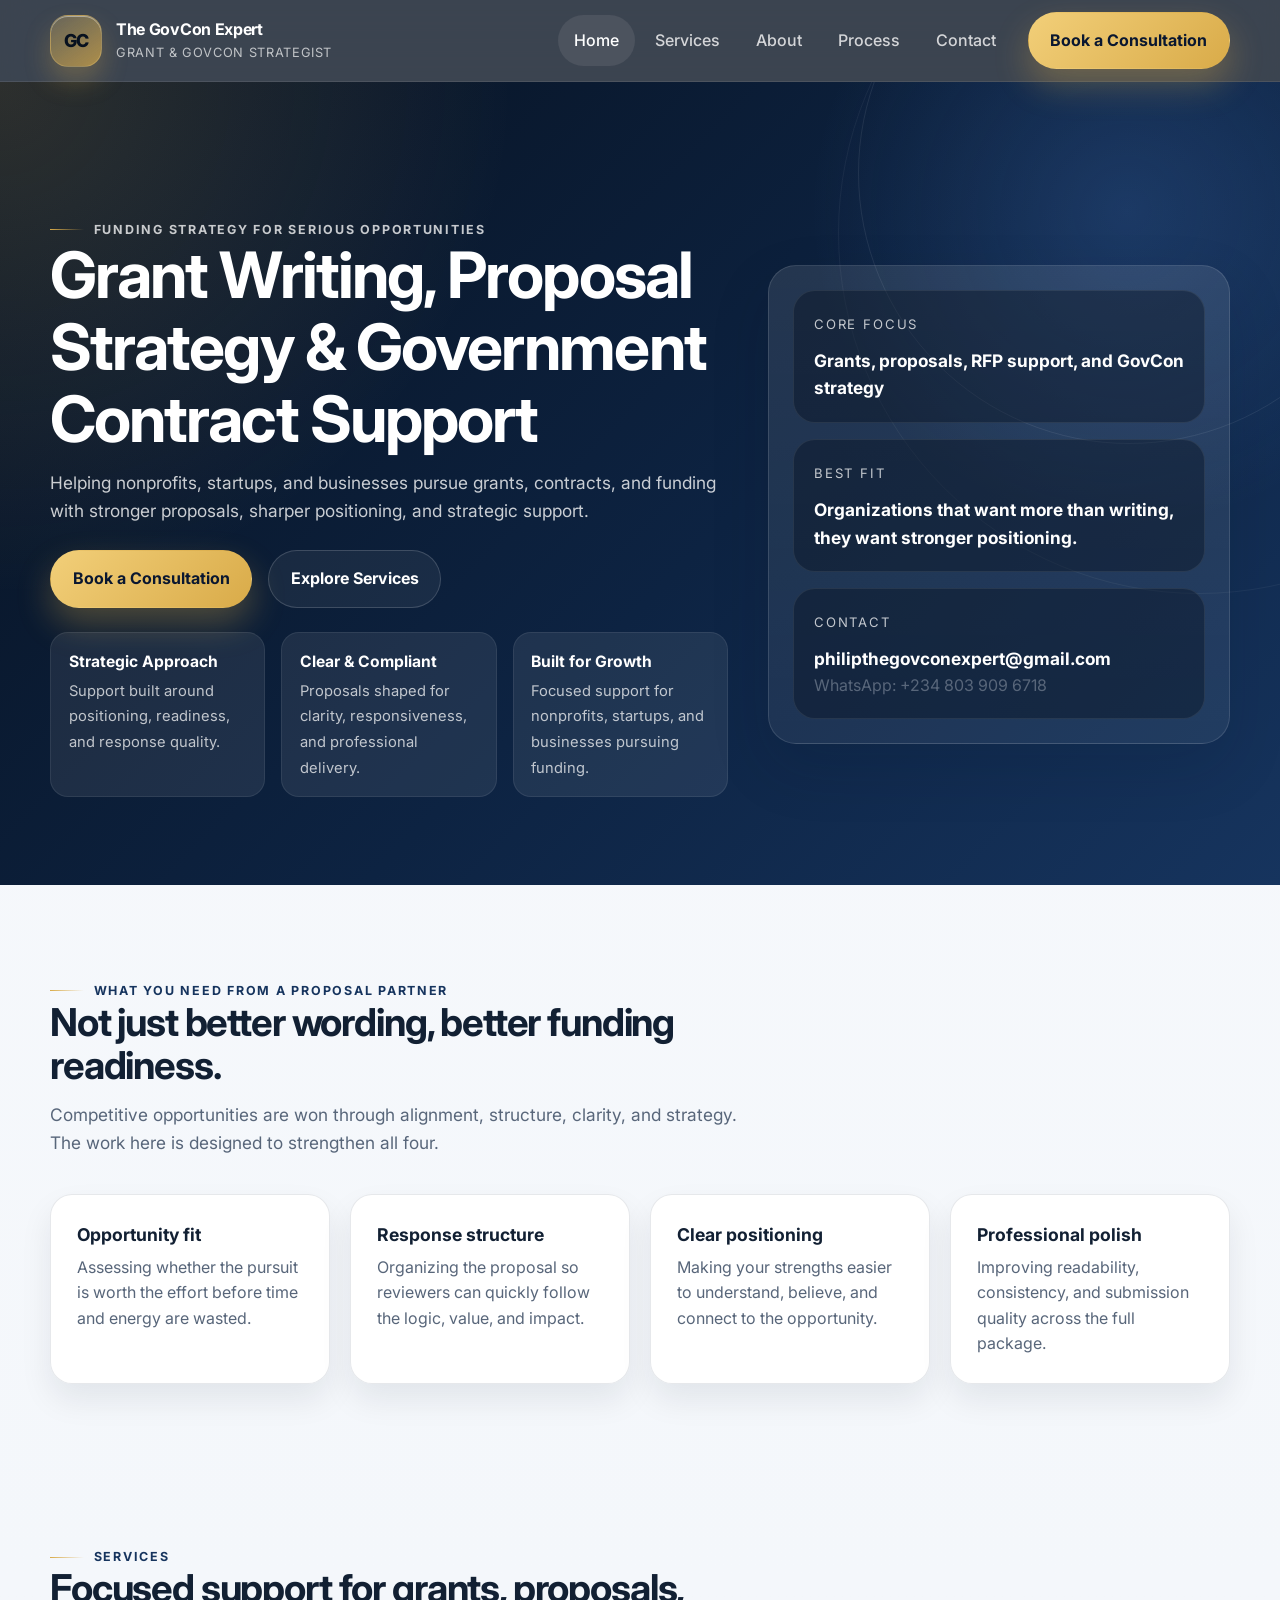
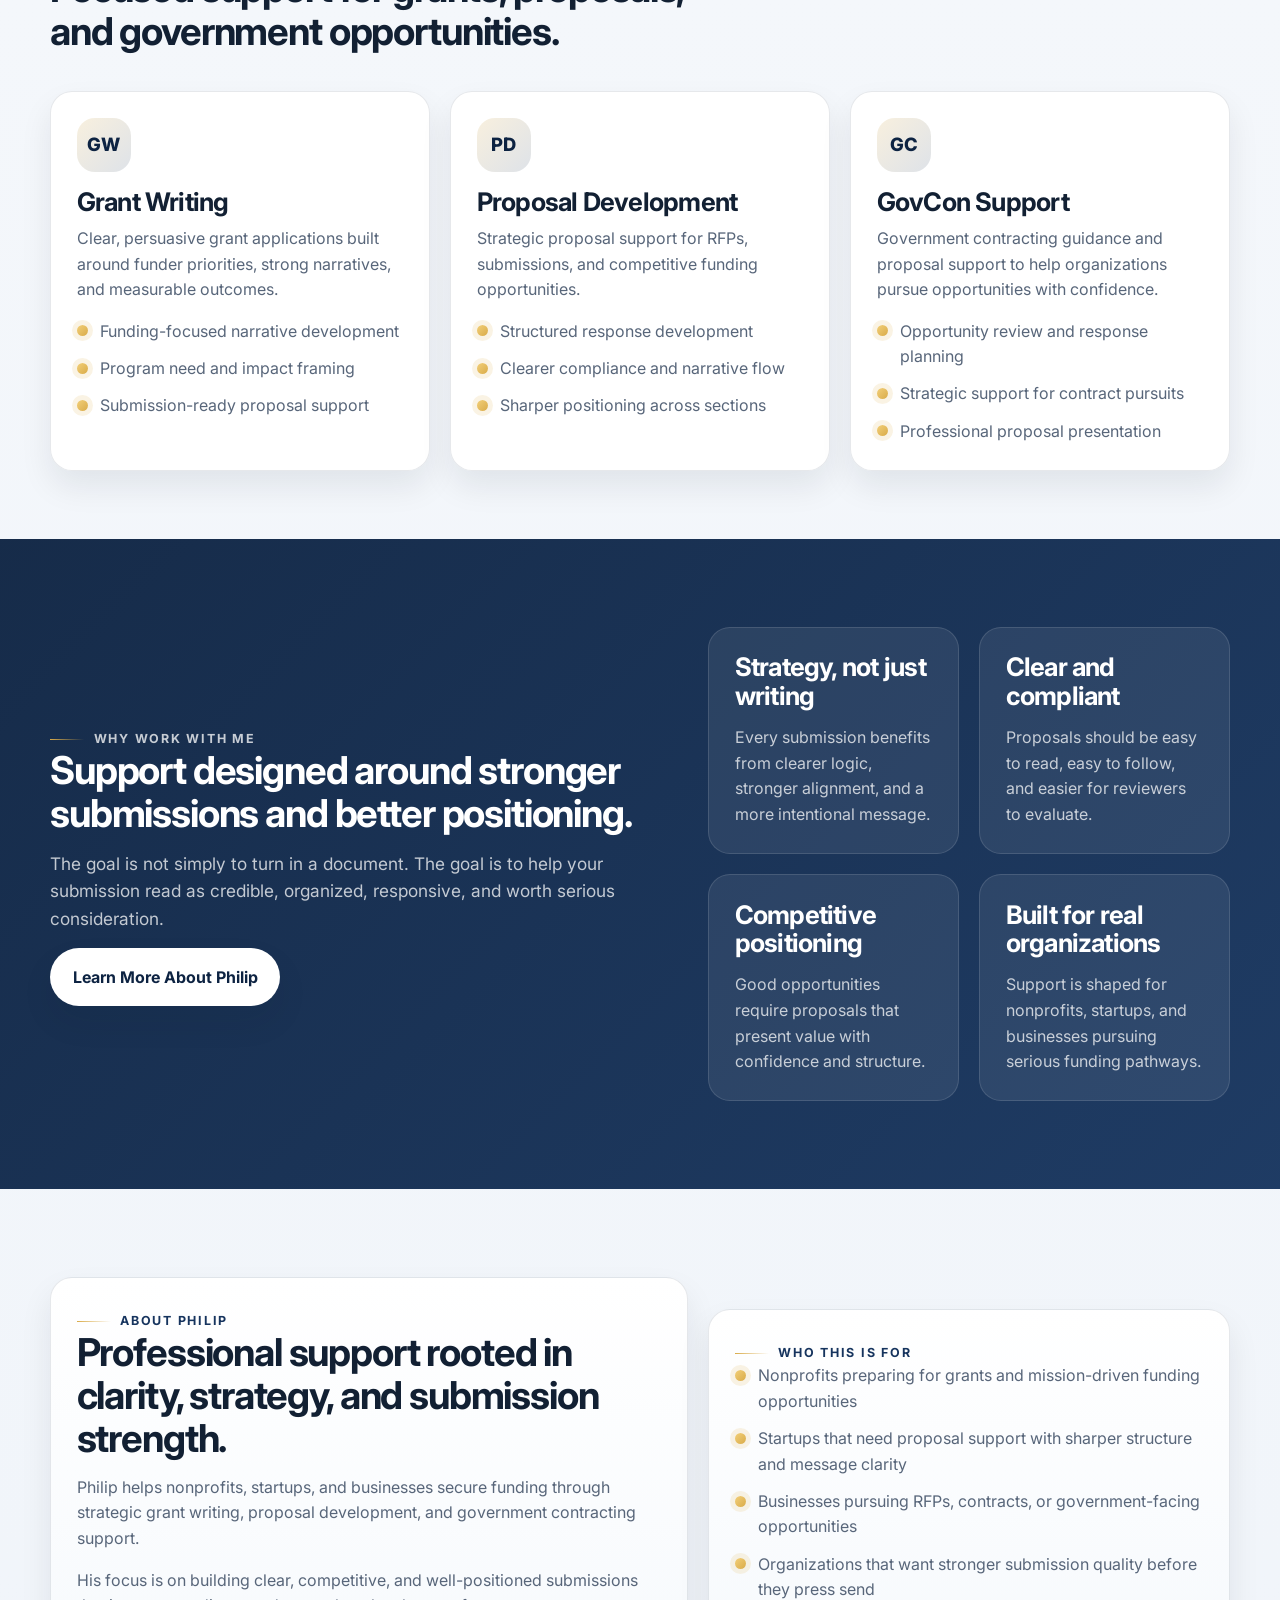
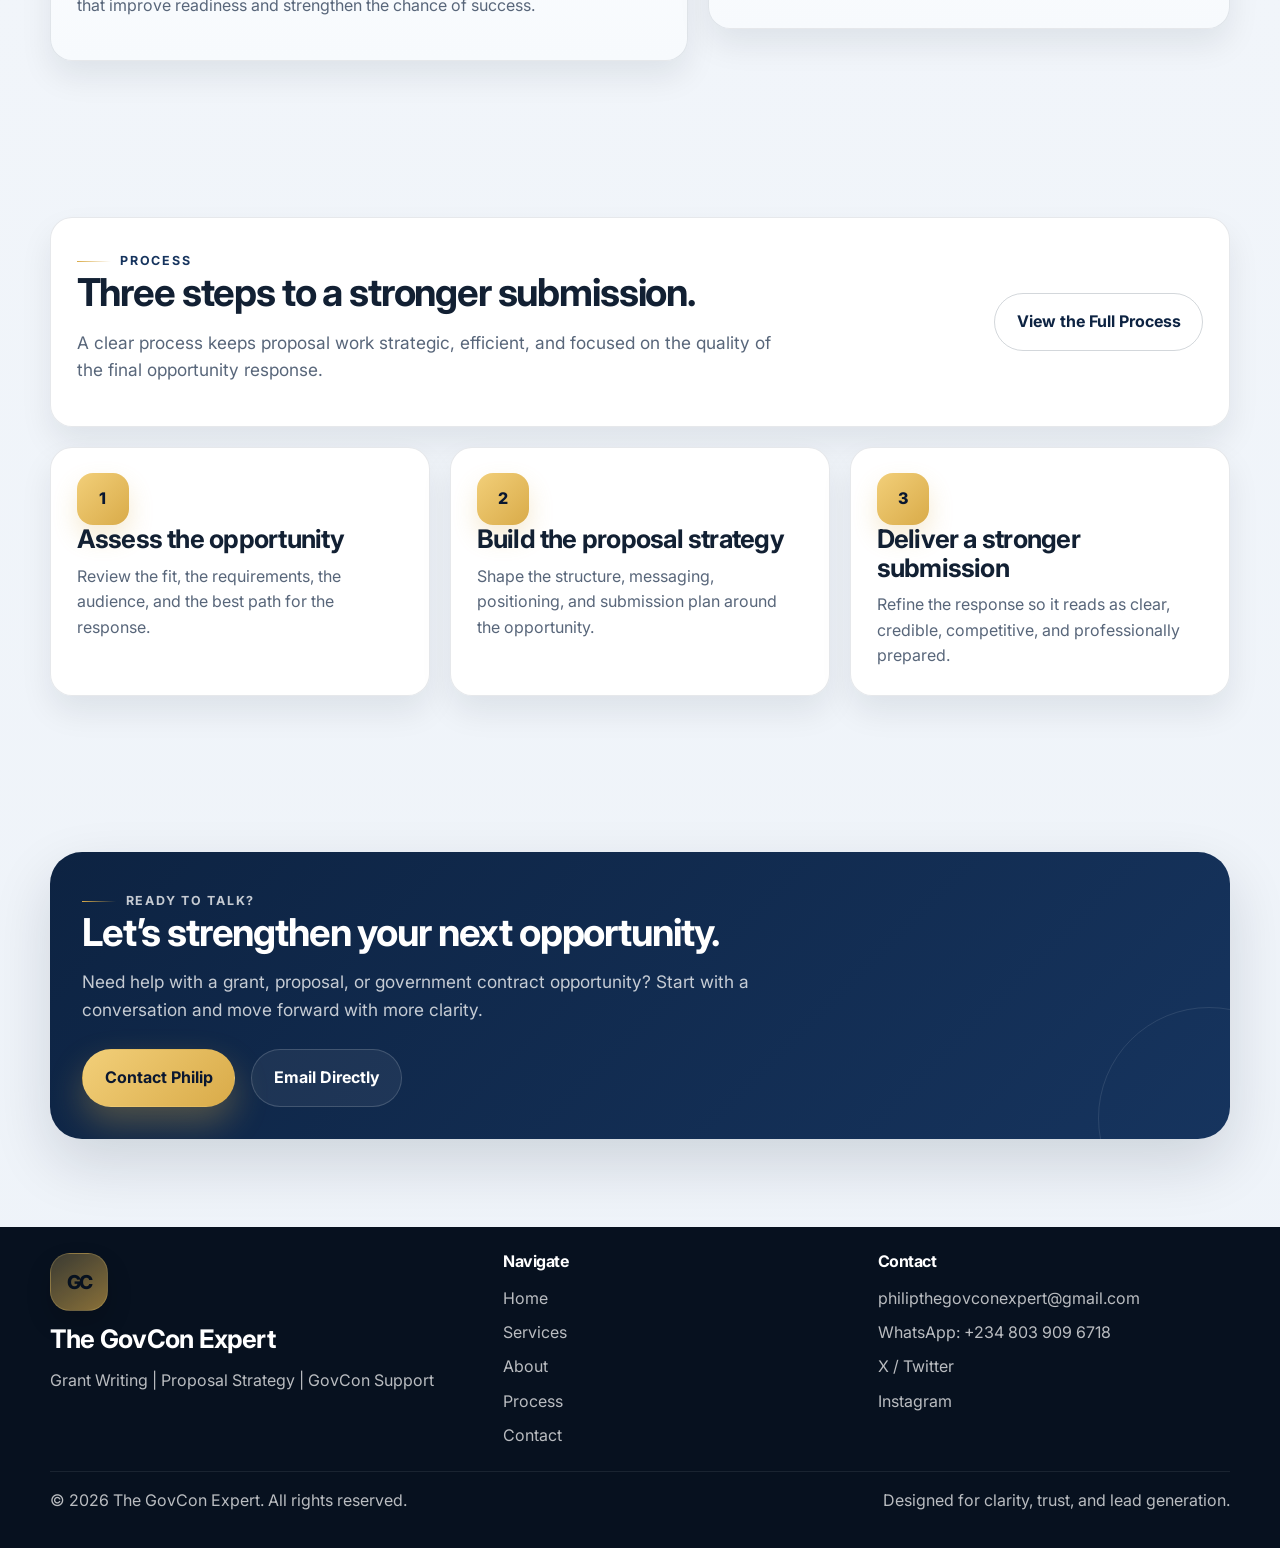
<file: index.html>
<!DOCTYPE html>
<html lang="en">
<head>
  <meta charset="UTF-8" />
  <meta name="viewport" content="width=device-width, initial-scale=1.0" />
  <title>The GovCon Expert | Grant Writing, Proposal Strategy & GovCon Support</title>
  <meta name="description" content="The GovCon Expert helps nonprofits, startups, and businesses pursue grants, contracts, and funding with stronger proposals and strategic support." />
  <link rel="preconnect" href="https://fonts.googleapis.com" />
  <link rel="preconnect" href="https://fonts.gstatic.com" crossorigin />
  <link href="https://fonts.googleapis.com/css2?family=Inter:wght@400;500;600;700;800&display=swap" rel="stylesheet" />
  <link rel="stylesheet" href="assets/css/style.css" />
</head>
<body data-page="home">
  <header class="site-header">
    <div class="container">
      <a class="brand" href="index.html" aria-label="The GovCon Expert home">
        <div class="brand-mark">TG</div>
        <div class="brand-copy">
          <strong>The GovCon Expert</strong>
          <span>Grant & GovCon Strategist</span>
        </div>
      </a>

      <div class="nav-wrap">
        <nav class="site-nav" data-site-nav>
          <a class="active" href="index.html">Home</a>
          <a href="services.html">Services</a>
          <a href="about.html">About</a>
          <a href="process.html">Process</a>
          <a href="contact.html">Contact</a>
        </nav>
        <a class="header-cta" href="contact.html">Book a Consultation</a>
        <button class="menu-toggle" type="button" aria-label="Toggle menu" aria-expanded="false" data-menu-toggle>
          <span></span>
        </button>
      </div>
    </div>
  </header>

  <main>
    <section class="hero">
      <div class="container hero-grid">
        <div class="hero-copy fade-in">
          <span class="eyebrow kicker">Funding Strategy for Serious Opportunities</span>
          <h1>Grant Writing, Proposal Strategy & Government Contract Support</h1>
          <p class="lead">Helping nonprofits, startups, and businesses pursue grants, contracts, and funding with stronger proposals, sharper positioning, and strategic support.</p>
          <div class="hero-actions">
            <a class="btn btn-primary" href="contact.html">Book a Consultation</a>
            <a class="btn btn-secondary" href="services.html">Explore Services</a>
          </div>

          <div class="hero-trust">
            <div class="trust-item">
              <strong>Strategic Approach</strong>
              <span>Support built around positioning, readiness, and response quality.</span>
            </div>
            <div class="trust-item">
              <strong>Clear & Compliant</strong>
              <span>Proposals shaped for clarity, responsiveness, and professional delivery.</span>
            </div>
            <div class="trust-item">
              <strong>Built for Growth</strong>
              <span>Focused support for nonprofits, startups, and businesses pursuing funding.</span>
            </div>
          </div>
        </div>

        <aside class="hero-panel fade-in">
          <div class="hero-panel-grid">
            <div class="panel-card">
              <span>Core Focus</span>
              <strong>Grants, proposals, RFP support, and GovCon strategy</strong>
            </div>
            <div class="panel-card">
              <span>Best Fit</span>
              <strong>Organizations that want more than writing, they want stronger positioning.</strong>
            </div>
            <div class="panel-card">
              <span>Contact</span>
              <strong>philipthegovconexpert@gmail.com</strong>
              <p class="mb-0">WhatsApp: +234 803 909 6718</p>
            </div>
          </div>
        </aside>
      </div>
    </section>

    <section class="section">
      <div class="container">
        <div class="section-header fade-in">
          <span class="eyebrow">What You Need From a Proposal Partner</span>
          <h2>Not just better wording, better funding readiness.</h2>
          <p class="lead">Competitive opportunities are won through alignment, structure, clarity, and strategy. The work here is designed to strengthen all four.</p>
        </div>

        <div class="grid-4">
          <article class="metric-card fade-in">
            <strong>Opportunity fit</strong>
            <p class="mb-0">Assessing whether the pursuit is worth the effort before time and energy are wasted.</p>
          </article>
          <article class="metric-card fade-in">
            <strong>Response structure</strong>
            <p class="mb-0">Organizing the proposal so reviewers can quickly follow the logic, value, and impact.</p>
          </article>
          <article class="metric-card fade-in">
            <strong>Clear positioning</strong>
            <p class="mb-0">Making your strengths easier to understand, believe, and connect to the opportunity.</p>
          </article>
          <article class="metric-card fade-in">
            <strong>Professional polish</strong>
            <p class="mb-0">Improving readability, consistency, and submission quality across the full package.</p>
          </article>
        </div>
      </div>
    </section>

    <section class="section section-tight">
      <div class="container">
        <div class="section-header fade-in">
          <span class="eyebrow">Services</span>
          <h2>Focused support for grants, proposals, and government opportunities.</h2>
        </div>

        <div class="grid-3">
          <article class="service-card fade-in">
            <div class="icon-badge">GW</div>
            <h3>Grant Writing</h3>
            <p>Clear, persuasive grant applications built around funder priorities, strong narratives, and measurable outcomes.</p>
            <ul class="list-clean">
              <li>Funding-focused narrative development</li>
              <li>Program need and impact framing</li>
              <li>Submission-ready proposal support</li>
            </ul>
          </article>

          <article class="service-card fade-in">
            <div class="icon-badge">PD</div>
            <h3>Proposal Development</h3>
            <p>Strategic proposal support for RFPs, submissions, and competitive funding opportunities.</p>
            <ul class="list-clean">
              <li>Structured response development</li>
              <li>Clearer compliance and narrative flow</li>
              <li>Sharper positioning across sections</li>
            </ul>
          </article>

          <article class="service-card fade-in">
            <div class="icon-badge">GC</div>
            <h3>GovCon Support</h3>
            <p>Government contracting guidance and proposal support to help organizations pursue opportunities with confidence.</p>
            <ul class="list-clean">
              <li>Opportunity review and response planning</li>
              <li>Strategic support for contract pursuits</li>
              <li>Professional proposal presentation</li>
            </ul>
          </article>
        </div>
      </div>
    </section>

    <section class="section banner-section">
      <div class="container story-grid">
        <div class="fade-in">
          <span class="eyebrow kicker">Why Work With Me</span>
          <h2>Support designed around stronger submissions and better positioning.</h2>
          <p class="lead">The goal is not simply to turn in a document. The goal is to help your submission read as credible, organized, responsive, and worth serious consideration.</p>
          <a class="btn btn-light" href="about.html">Learn More About Philip</a>
        </div>

        <div class="grid-2 fade-in">
          <article class="surface-card">
            <h3>Strategy, not just writing</h3>
            <p class="mb-0">Every submission benefits from clearer logic, stronger alignment, and a more intentional message.</p>
          </article>
          <article class="surface-card">
            <h3>Clear and compliant</h3>
            <p class="mb-0">Proposals should be easy to read, easy to follow, and easier for reviewers to evaluate.</p>
          </article>
          <article class="surface-card">
            <h3>Competitive positioning</h3>
            <p class="mb-0">Good opportunities require proposals that present value with confidence and structure.</p>
          </article>
          <article class="surface-card">
            <h3>Built for real organizations</h3>
            <p class="mb-0">Support is shaped for nonprofits, startups, and businesses pursuing serious funding pathways.</p>
          </article>
        </div>
      </div>
    </section>

    <section class="section">
      <div class="container story-grid">
        <div class="story-card fade-in">
          <span class="eyebrow">About Philip</span>
          <h2>Professional support rooted in clarity, strategy, and submission strength.</h2>
          <p>Philip helps nonprofits, startups, and businesses secure funding through strategic grant writing, proposal development, and government contracting support.</p>
          <p>His focus is on building clear, competitive, and well-positioned submissions that improve readiness and strengthen the chance of success.</p>
        </div>

        <div class="surface-card soft fade-in">
          <span class="eyebrow">Who This Is For</span>
          <ul class="list-clean mt-0">
            <li>Nonprofits preparing for grants and mission-driven funding opportunities</li>
            <li>Startups that need proposal support with sharper structure and message clarity</li>
            <li>Businesses pursuing RFPs, contracts, or government-facing opportunities</li>
            <li>Organizations that want stronger submission quality before they press send</li>
          </ul>
        </div>
      </div>
    </section>

    <section class="section section-tight">
      <div class="container">
        <div class="split-band surface-card fade-in">
          <div>
            <span class="eyebrow">Process</span>
            <h2>Three steps to a stronger submission.</h2>
            <p class="lead">A clear process keeps proposal work strategic, efficient, and focused on the quality of the final opportunity response.</p>
          </div>
          <a class="btn btn-outline" href="process.html">View the Full Process</a>
        </div>

        <div class="grid-3" style="margin-top: 1.25rem;">
          <article class="process-card fade-in">
            <div class="step-number">1</div>
            <h3>Assess the opportunity</h3>
            <p class="mb-0">Review the fit, the requirements, the audience, and the best path for the response.</p>
          </article>
          <article class="process-card fade-in">
            <div class="step-number">2</div>
            <h3>Build the proposal strategy</h3>
            <p class="mb-0">Shape the structure, messaging, positioning, and submission plan around the opportunity.</p>
          </article>
          <article class="process-card fade-in">
            <div class="step-number">3</div>
            <h3>Deliver a stronger submission</h3>
            <p class="mb-0">Refine the response so it reads as clear, credible, competitive, and professionally prepared.</p>
          </article>
        </div>
      </div>
    </section>

    <section class="section">
      <div class="container">
        <div class="cta-band fade-in">
          <span class="eyebrow kicker">Ready to Talk?</span>
          <h2>Let’s strengthen your next opportunity.</h2>
          <p class="lead">Need help with a grant, proposal, or government contract opportunity? Start with a conversation and move forward with more clarity.</p>
          <div class="hero-actions">
            <a class="btn btn-primary" href="contact.html">Contact Philip</a>
            <a class="btn btn-secondary" href="mailto:philipthegovconexpert@gmail.com">Email Directly</a>
          </div>
        </div>
      </div>
    </section>
  </main>

  <footer class="site-footer">
    <div class="container">
      <div class="footer-grid">
        <div class="footer-brand">
          <div class="brand-mark">TG</div>
          <h3>The GovCon Expert</h3>
          <p>Grant Writing | Proposal Strategy | GovCon Support</p>
        </div>
        <div>
          <h4>Navigate</h4>
          <div class="footer-links">
            <a href="index.html">Home</a>
            <a href="services.html">Services</a>
            <a href="about.html">About</a>
            <a href="process.html">Process</a>
            <a href="contact.html">Contact</a>
          </div>
        </div>
        <div>
          <h4>Contact</h4>
          <div class="footer-contacts">
            <a href="mailto:philipthegovconexpert@gmail.com">philipthegovconexpert@gmail.com</a>
            <a href="https://wa.me/2348039096718" target="_blank" rel="noreferrer">WhatsApp: +234 803 909 6718</a>
            <a href="https://x.com/thegovcon46049" target="_blank" rel="noreferrer">X / Twitter</a>
            <a href="https://www.instagram.com/philip51322/" target="_blank" rel="noreferrer">Instagram</a>
          </div>
        </div>
      </div>
      <div class="footer-bottom">
        <span class="footer-meta">© <span data-current-year></span> The GovCon Expert. All rights reserved.</span>
        <span class="footer-meta">Designed for clarity, trust, and lead generation.</span>
      </div>
    </div>
  </footer>

  <script src="assets/js/script.js"></script>
</body>
</html>
</file>
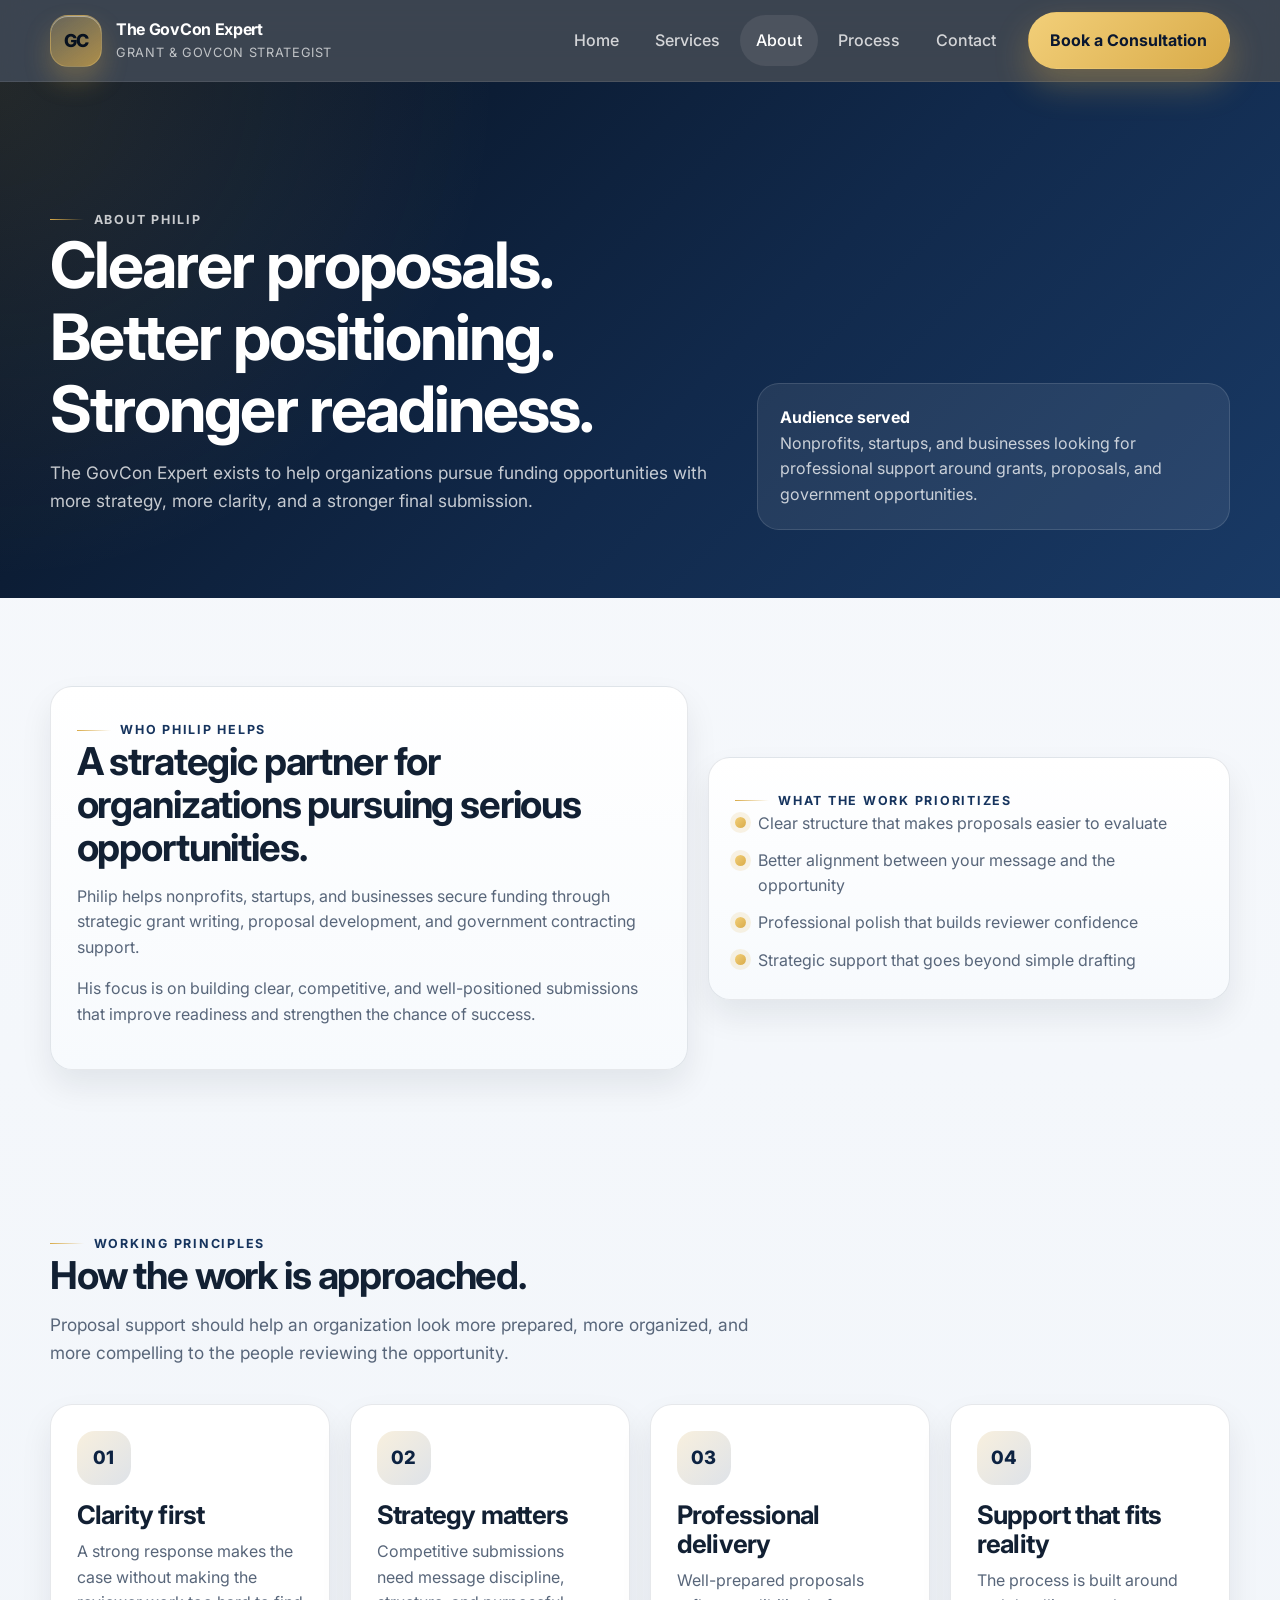
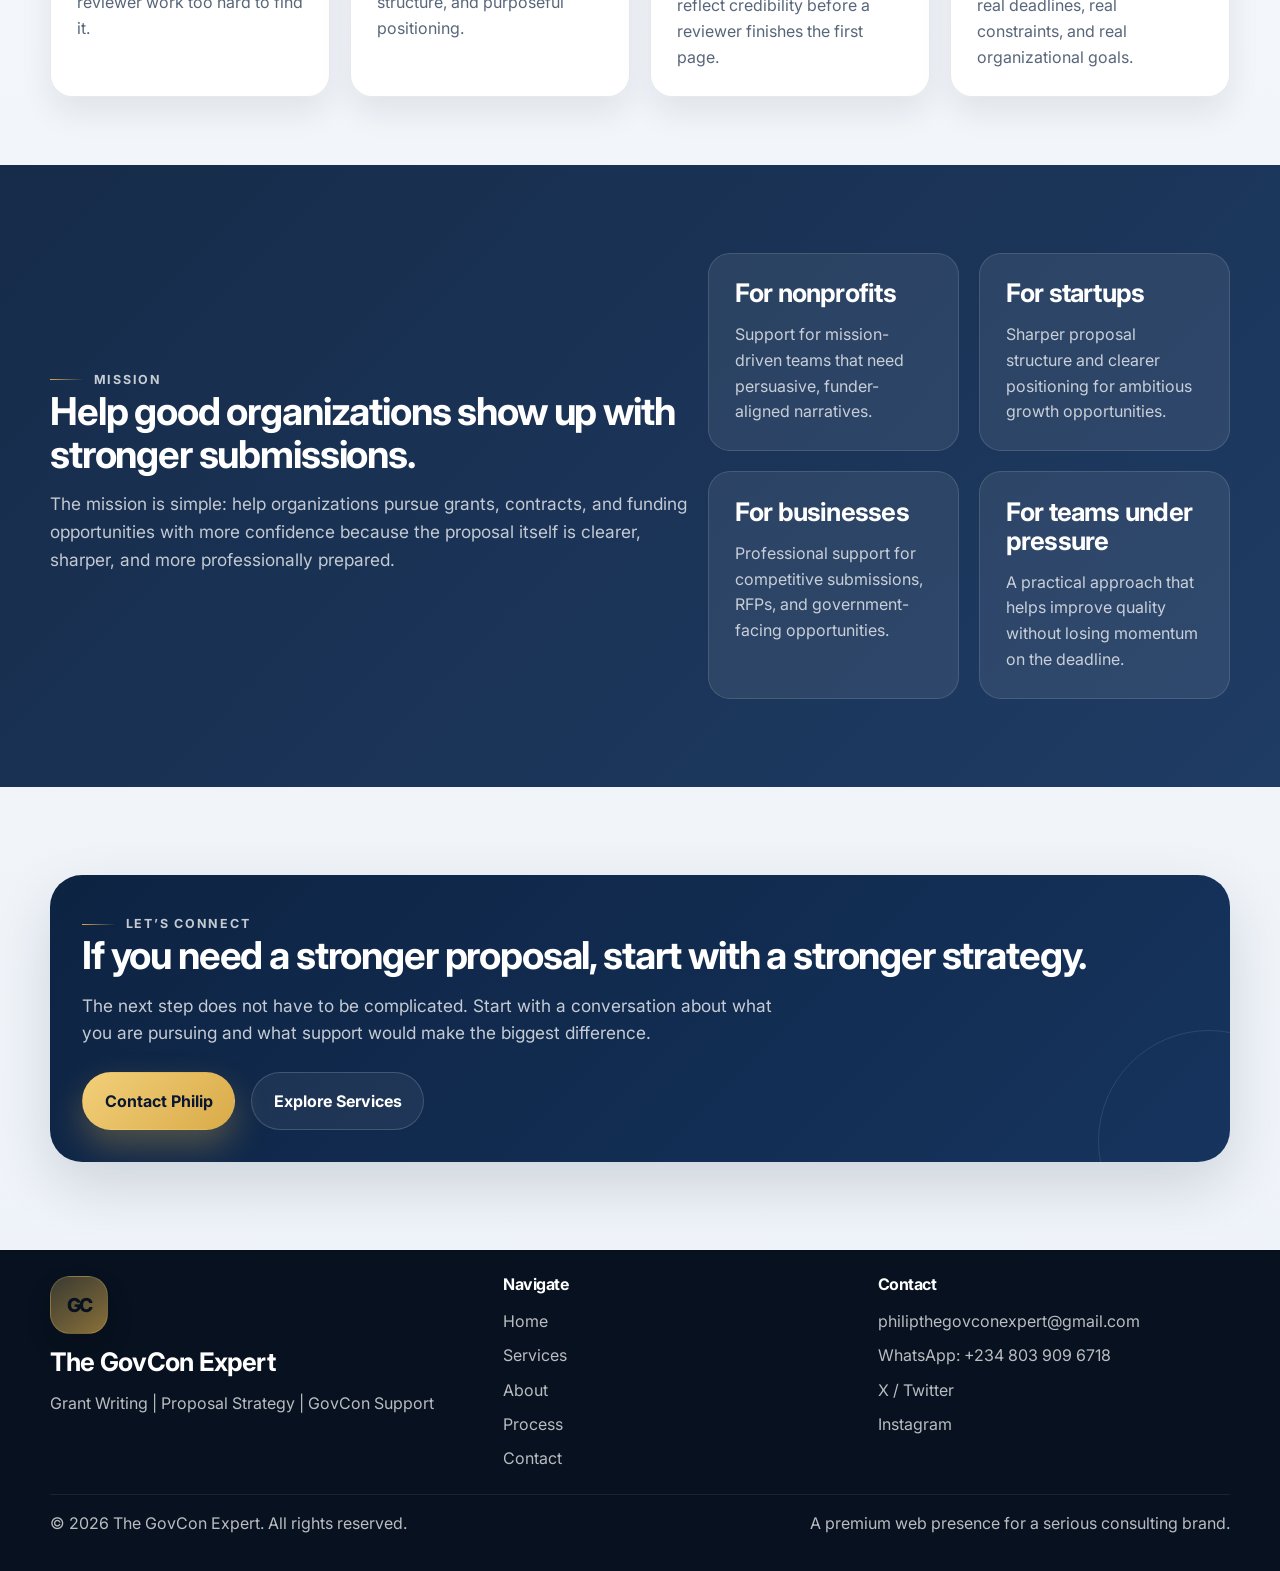
<file: about.html>
<!DOCTYPE html>
<html lang="en">
<head>
  <meta charset="UTF-8" />
  <meta name="viewport" content="width=device-width, initial-scale=1.0" />
  <title>About Philip | The GovCon Expert</title>
  <meta name="description" content="Learn about Philip and the strategic approach behind The GovCon Expert." />
  <link rel="preconnect" href="https://fonts.googleapis.com" />
  <link rel="preconnect" href="https://fonts.gstatic.com" crossorigin />
  <link href="https://fonts.googleapis.com/css2?family=Inter:wght@400;500;600;700;800&display=swap" rel="stylesheet" />
  <link rel="stylesheet" href="assets/css/style.css" />
</head>
<body data-page="about">
  <header class="site-header">
    <div class="container">
      <a class="brand" href="index.html" aria-label="The GovCon Expert home">
        <div class="brand-mark">TG</div>
        <div class="brand-copy">
          <strong>The GovCon Expert</strong>
          <span>Grant & GovCon Strategist</span>
        </div>
      </a>
      <div class="nav-wrap">
        <nav class="site-nav" data-site-nav>
          <a href="index.html">Home</a>
          <a href="services.html">Services</a>
          <a class="active" href="about.html">About</a>
          <a href="process.html">Process</a>
          <a href="contact.html">Contact</a>
        </nav>
        <a class="header-cta" href="contact.html">Book a Consultation</a>
        <button class="menu-toggle" type="button" aria-label="Toggle menu" aria-expanded="false" data-menu-toggle><span></span></button>
      </div>
    </div>
  </header>

  <main>
    <section class="page-hero">
      <div class="container page-hero-grid">
        <div class="fade-in">
          <span class="eyebrow kicker">About Philip</span>
          <h1>Clearer proposals. Better positioning. Stronger readiness.</h1>
          <p class="lead">The GovCon Expert exists to help organizations pursue funding opportunities with more strategy, more clarity, and a stronger final submission.</p>
        </div>
        <div class="callout fade-in">
          <strong>Audience served</strong>
          <p class="mb-0">Nonprofits, startups, and businesses looking for professional support around grants, proposals, and government opportunities.</p>
        </div>
      </div>
    </section>

    <section class="section">
      <div class="container story-grid">
        <article class="story-card fade-in">
          <span class="eyebrow">Who Philip Helps</span>
          <h2>A strategic partner for organizations pursuing serious opportunities.</h2>
          <p>Philip helps nonprofits, startups, and businesses secure funding through strategic grant writing, proposal development, and government contracting support.</p>
          <p>His focus is on building clear, competitive, and well-positioned submissions that improve readiness and strengthen the chance of success.</p>
        </article>

        <article class="surface-card soft fade-in">
          <span class="eyebrow">What the work prioritizes</span>
          <ul class="list-clean mt-0">
            <li>Clear structure that makes proposals easier to evaluate</li>
            <li>Better alignment between your message and the opportunity</li>
            <li>Professional polish that builds reviewer confidence</li>
            <li>Strategic support that goes beyond simple drafting</li>
          </ul>
        </article>
      </div>
    </section>

    <section class="section section-tight">
      <div class="container">
        <div class="section-header fade-in">
          <span class="eyebrow">Working Principles</span>
          <h2>How the work is approached.</h2>
          <p class="lead">Proposal support should help an organization look more prepared, more organized, and more compelling to the people reviewing the opportunity.</p>
        </div>
        <div class="grid-4">
          <article class="principle-card fade-in">
            <div class="icon-badge">01</div>
            <h3>Clarity first</h3>
            <p class="mb-0">A strong response makes the case without making the reviewer work too hard to find it.</p>
          </article>
          <article class="principle-card fade-in">
            <div class="icon-badge">02</div>
            <h3>Strategy matters</h3>
            <p class="mb-0">Competitive submissions need message discipline, structure, and purposeful positioning.</p>
          </article>
          <article class="principle-card fade-in">
            <div class="icon-badge">03</div>
            <h3>Professional delivery</h3>
            <p class="mb-0">Well-prepared proposals reflect credibility before a reviewer finishes the first page.</p>
          </article>
          <article class="principle-card fade-in">
            <div class="icon-badge">04</div>
            <h3>Support that fits reality</h3>
            <p class="mb-0">The process is built around real deadlines, real constraints, and real organizational goals.</p>
          </article>
        </div>
      </div>
    </section>

    <section class="section banner-section">
      <div class="container story-grid">
        <div class="fade-in">
          <span class="eyebrow kicker">Mission</span>
          <h2>Help good organizations show up with stronger submissions.</h2>
          <p class="lead">The mission is simple: help organizations pursue grants, contracts, and funding opportunities with more confidence because the proposal itself is clearer, sharper, and more professionally prepared.</p>
        </div>
        <div class="grid-2 fade-in">
          <article class="surface-card">
            <h3>For nonprofits</h3>
            <p class="mb-0">Support for mission-driven teams that need persuasive, funder-aligned narratives.</p>
          </article>
          <article class="surface-card">
            <h3>For startups</h3>
            <p class="mb-0">Sharper proposal structure and clearer positioning for ambitious growth opportunities.</p>
          </article>
          <article class="surface-card">
            <h3>For businesses</h3>
            <p class="mb-0">Professional support for competitive submissions, RFPs, and government-facing opportunities.</p>
          </article>
          <article class="surface-card">
            <h3>For teams under pressure</h3>
            <p class="mb-0">A practical approach that helps improve quality without losing momentum on the deadline.</p>
          </article>
        </div>
      </div>
    </section>

    <section class="section">
      <div class="container">
        <div class="cta-band fade-in">
          <span class="eyebrow kicker">Let’s connect</span>
          <h2>If you need a stronger proposal, start with a stronger strategy.</h2>
          <p class="lead">The next step does not have to be complicated. Start with a conversation about what you are pursuing and what support would make the biggest difference.</p>
          <div class="hero-actions">
            <a class="btn btn-primary" href="contact.html">Contact Philip</a>
            <a class="btn btn-secondary" href="services.html">Explore Services</a>
          </div>
        </div>
      </div>
    </section>
  </main>

  <footer class="site-footer">
    <div class="container">
      <div class="footer-grid">
        <div class="footer-brand">
          <div class="brand-mark">TG</div>
          <h3>The GovCon Expert</h3>
          <p>Grant Writing | Proposal Strategy | GovCon Support</p>
        </div>
        <div>
          <h4>Navigate</h4>
          <div class="footer-links">
            <a href="index.html">Home</a>
            <a href="services.html">Services</a>
            <a href="about.html">About</a>
            <a href="process.html">Process</a>
            <a href="contact.html">Contact</a>
          </div>
        </div>
        <div>
          <h4>Contact</h4>
          <div class="footer-contacts">
            <a href="mailto:philipthegovconexpert@gmail.com">philipthegovconexpert@gmail.com</a>
            <a href="https://wa.me/2348039096718" target="_blank" rel="noreferrer">WhatsApp: +234 803 909 6718</a>
            <a href="https://x.com/thegovcon46049" target="_blank" rel="noreferrer">X / Twitter</a>
            <a href="https://www.instagram.com/philip51322/" target="_blank" rel="noreferrer">Instagram</a>
          </div>
        </div>
      </div>
      <div class="footer-bottom">
        <span class="footer-meta">© <span data-current-year></span> The GovCon Expert. All rights reserved.</span>
        <span class="footer-meta">A premium web presence for a serious consulting brand.</span>
      </div>
    </div>
  </footer>

  <script src="assets/js/script.js"></script>
</body>
</html>
</file>
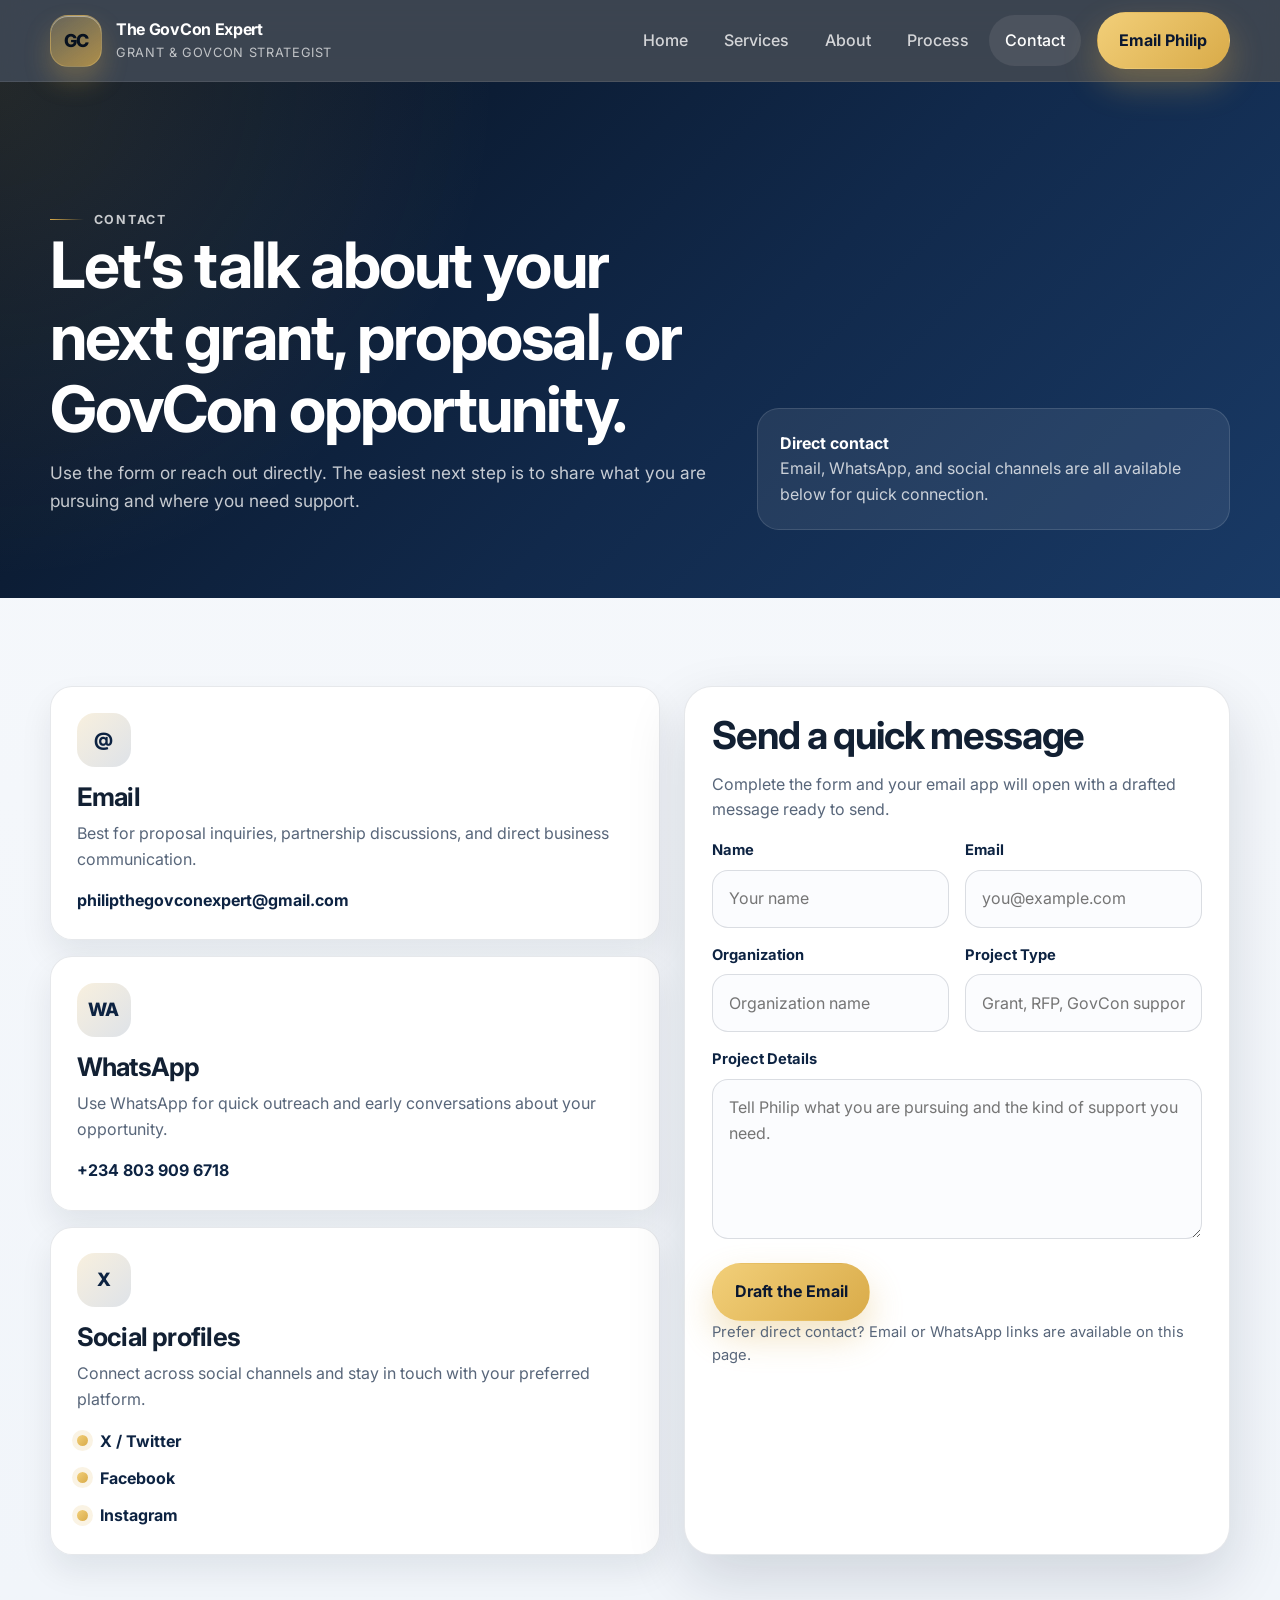
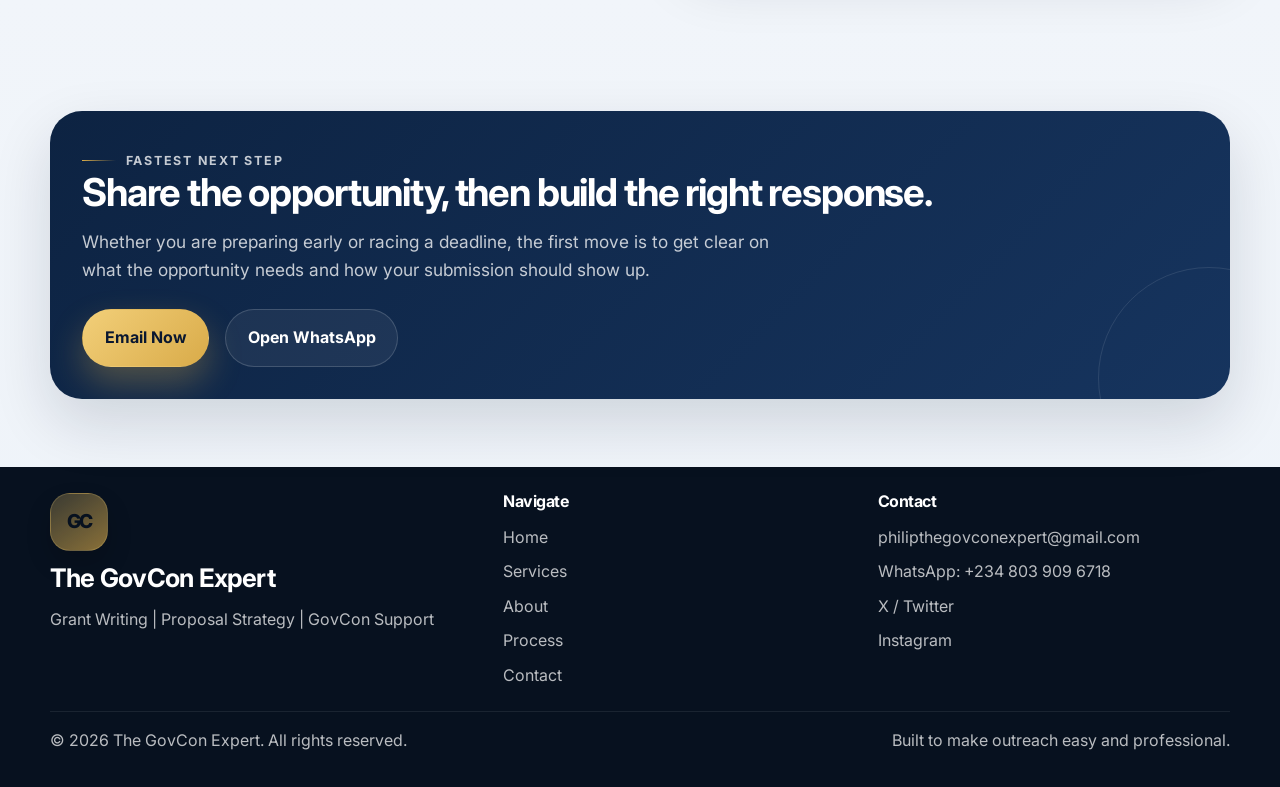
<file: contact.html>
<!DOCTYPE html>
<html lang="en">
<head>
  <meta charset="UTF-8" />
  <meta name="viewport" content="width=device-width, initial-scale=1.0" />
  <title>Contact | The GovCon Expert</title>
  <meta name="description" content="Contact The GovCon Expert for grant writing, proposal strategy, and GovCon support." />
  <link rel="preconnect" href="https://fonts.googleapis.com" />
  <link rel="preconnect" href="https://fonts.gstatic.com" crossorigin />
  <link href="https://fonts.googleapis.com/css2?family=Inter:wght@400;500;600;700;800&display=swap" rel="stylesheet" />
  <link rel="stylesheet" href="assets/css/style.css" />
</head>
<body data-page="contact">
  <header class="site-header">
    <div class="container">
      <a class="brand" href="index.html" aria-label="The GovCon Expert home">
        <div class="brand-mark">TG</div>
        <div class="brand-copy">
          <strong>The GovCon Expert</strong>
          <span>Grant & GovCon Strategist</span>
        </div>
      </a>
      <div class="nav-wrap">
        <nav class="site-nav" data-site-nav>
          <a href="index.html">Home</a>
          <a href="services.html">Services</a>
          <a href="about.html">About</a>
          <a href="process.html">Process</a>
          <a class="active" href="contact.html">Contact</a>
        </nav>
        <a class="header-cta" href="mailto:philipthegovconexpert@gmail.com">Email Philip</a>
        <button class="menu-toggle" type="button" aria-label="Toggle menu" aria-expanded="false" data-menu-toggle><span></span></button>
      </div>
    </div>
  </header>

  <main>
    <section class="page-hero">
      <div class="container page-hero-grid">
        <div class="fade-in">
          <span class="eyebrow kicker">Contact</span>
          <h1>Let’s talk about your next grant, proposal, or GovCon opportunity.</h1>
          <p class="lead">Use the form or reach out directly. The easiest next step is to share what you are pursuing and where you need support.</p>
        </div>
        <div class="callout fade-in">
          <strong>Direct contact</strong>
          <p class="mb-0">Email, WhatsApp, and social channels are all available below for quick connection.</p>
        </div>
      </div>
    </section>

    <section class="section">
      <div class="container contact-layout">
        <div class="contact-list">
          <article class="contact-card fade-in">
            <div class="icon-badge">@</div>
            <h3>Email</h3>
            <p>Best for proposal inquiries, partnership discussions, and direct business communication.</p>
            <a class="link-arrow inline-link" href="mailto:philipthegovconexpert@gmail.com">philipthegovconexpert@gmail.com</a>
          </article>

          <article class="contact-card fade-in">
            <div class="icon-badge">WA</div>
            <h3>WhatsApp</h3>
            <p>Use WhatsApp for quick outreach and early conversations about your opportunity.</p>
            <a class="link-arrow inline-link" href="https://wa.me/2348039096718" target="_blank" rel="noreferrer">+234 803 909 6718</a>
          </article>

          <article class="contact-card fade-in">
            <div class="icon-badge">X</div>
            <h3>Social profiles</h3>
            <p>Connect across social channels and stay in touch with your preferred platform.</p>
            <ul class="list-clean mt-0">
              <li><a class="inline-link" href="https://x.com/thegovcon46049" target="_blank" rel="noreferrer">X / Twitter</a></li>
              <li><a class="inline-link" href="https://web.facebook.com/profile.php?id=61583124827613" target="_blank" rel="noreferrer">Facebook</a></li>
              <li><a class="inline-link" href="https://www.instagram.com/philip51322/" target="_blank" rel="noreferrer">Instagram</a></li>
            </ul>
          </article>
        </div>

        <div class="form-card fade-in">
          <h2>Send a quick message</h2>
          <p>Complete the form and your email app will open with a drafted message ready to send.</p>
          <form data-contact-form>
            <div class="form-row">
              <div class="input-wrap">
                <label for="name">Name</label>
                <input id="name" name="name" type="text" placeholder="Your name" required />
              </div>
              <div class="input-wrap">
                <label for="email">Email</label>
                <input id="email" name="email" type="email" placeholder="you@example.com" required />
              </div>
            </div>
            <div class="form-row">
              <div class="input-wrap">
                <label for="organization">Organization</label>
                <input id="organization" name="organization" type="text" placeholder="Organization name" />
              </div>
              <div class="input-wrap">
                <label for="projectType">Project Type</label>
                <input id="projectType" name="projectType" type="text" placeholder="Grant, RFP, GovCon support" />
              </div>
            </div>
            <div class="input-wrap">
              <label for="details">Project Details</label>
              <textarea id="details" name="details" placeholder="Tell Philip what you are pursuing and the kind of support you need." required></textarea>
            </div>
            <button class="btn btn-primary" type="submit">Draft the Email</button>
            <p class="form-note">Prefer direct contact? Email or WhatsApp links are available on this page.</p>
            <p class="form-status" data-form-status></p>
          </form>
        </div>
      </div>
    </section>

    <section class="section section-tight">
      <div class="container">
        <div class="cta-band fade-in">
          <span class="eyebrow kicker">Fastest next step</span>
          <h2>Share the opportunity, then build the right response.</h2>
          <p class="lead">Whether you are preparing early or racing a deadline, the first move is to get clear on what the opportunity needs and how your submission should show up.</p>
          <div class="hero-actions">
            <a class="btn btn-primary" href="mailto:philipthegovconexpert@gmail.com">Email Now</a>
            <a class="btn btn-secondary" href="https://wa.me/2348039096718" target="_blank" rel="noreferrer">Open WhatsApp</a>
          </div>
        </div>
      </div>
    </section>
  </main>

  <footer class="site-footer">
    <div class="container">
      <div class="footer-grid">
        <div class="footer-brand">
          <div class="brand-mark">TG</div>
          <h3>The GovCon Expert</h3>
          <p>Grant Writing | Proposal Strategy | GovCon Support</p>
        </div>
        <div>
          <h4>Navigate</h4>
          <div class="footer-links">
            <a href="index.html">Home</a>
            <a href="services.html">Services</a>
            <a href="about.html">About</a>
            <a href="process.html">Process</a>
            <a href="contact.html">Contact</a>
          </div>
        </div>
        <div>
          <h4>Contact</h4>
          <div class="footer-contacts">
            <a href="mailto:philipthegovconexpert@gmail.com">philipthegovconexpert@gmail.com</a>
            <a href="https://wa.me/2348039096718" target="_blank" rel="noreferrer">WhatsApp: +234 803 909 6718</a>
            <a href="https://x.com/thegovcon46049" target="_blank" rel="noreferrer">X / Twitter</a>
            <a href="https://www.instagram.com/philip51322/" target="_blank" rel="noreferrer">Instagram</a>
          </div>
        </div>
      </div>
      <div class="footer-bottom">
        <span class="footer-meta">© <span data-current-year></span> The GovCon Expert. All rights reserved.</span>
        <span class="footer-meta">Built to make outreach easy and professional.</span>
      </div>
    </div>
  </footer>

  <script src="assets/js/script.js"></script>
</body>
</html>
</file>
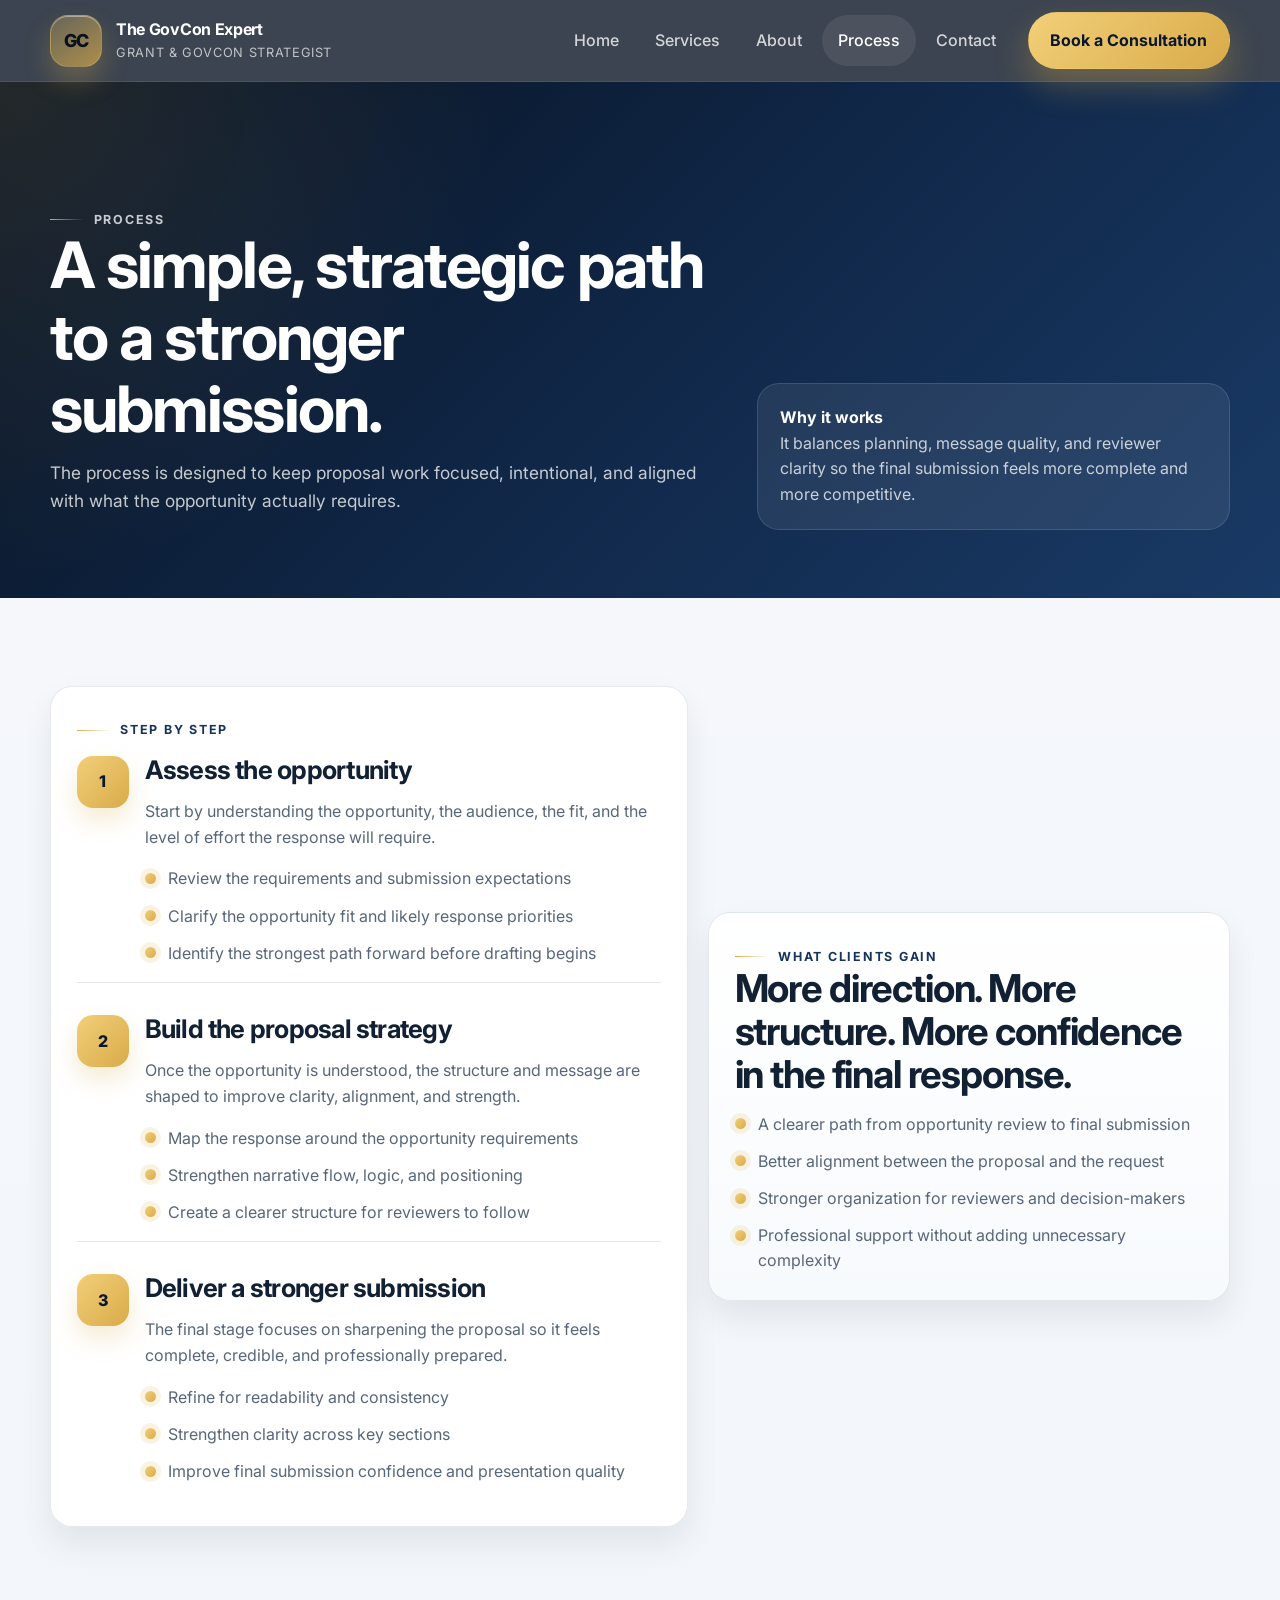
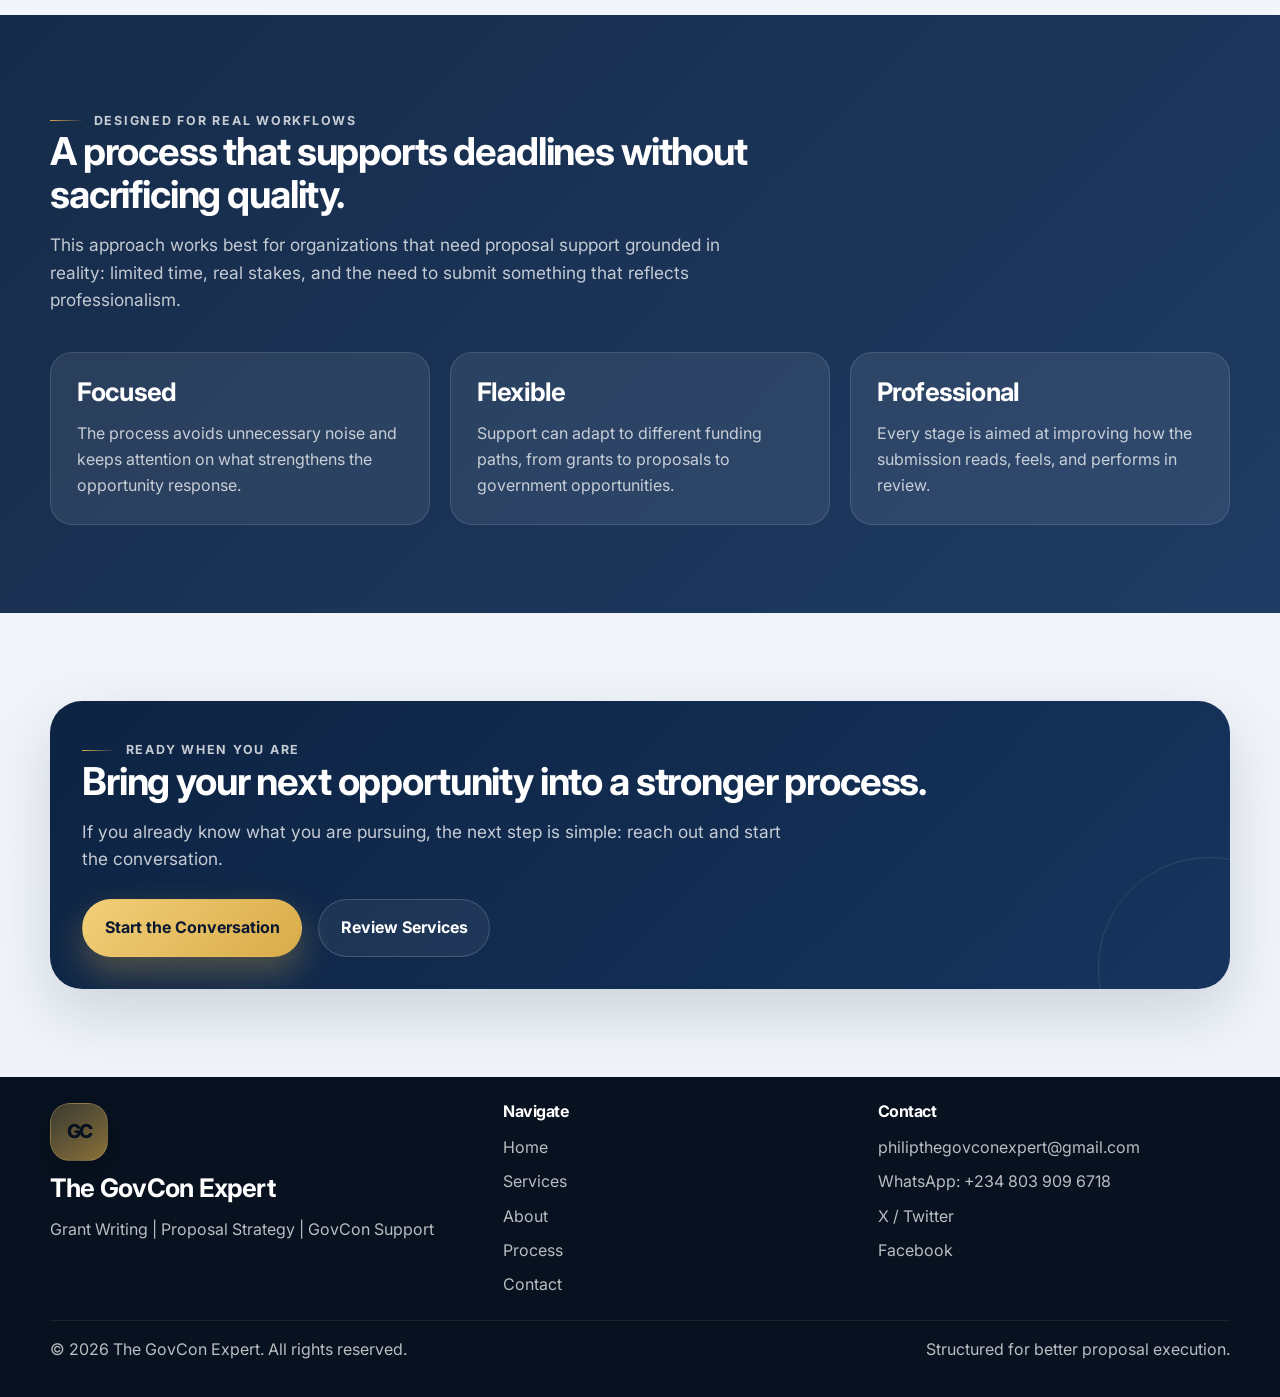
<file: process.html>
<!DOCTYPE html>
<html lang="en">
<head>
  <meta charset="UTF-8" />
  <meta name="viewport" content="width=device-width, initial-scale=1.0" />
  <title>Process | The GovCon Expert</title>
  <meta name="description" content="See the proposal support process used by The GovCon Expert." />
  <link rel="preconnect" href="https://fonts.googleapis.com" />
  <link rel="preconnect" href="https://fonts.gstatic.com" crossorigin />
  <link href="https://fonts.googleapis.com/css2?family=Inter:wght@400;500;600;700;800&display=swap" rel="stylesheet" />
  <link rel="stylesheet" href="assets/css/style.css" />
</head>
<body data-page="process">
  <header class="site-header">
    <div class="container">
      <a class="brand" href="index.html" aria-label="The GovCon Expert home">
        <div class="brand-mark">TG</div>
        <div class="brand-copy">
          <strong>The GovCon Expert</strong>
          <span>Grant & GovCon Strategist</span>
        </div>
      </a>
      <div class="nav-wrap">
        <nav class="site-nav" data-site-nav>
          <a href="index.html">Home</a>
          <a href="services.html">Services</a>
          <a href="about.html">About</a>
          <a class="active" href="process.html">Process</a>
          <a href="contact.html">Contact</a>
        </nav>
        <a class="header-cta" href="contact.html">Book a Consultation</a>
        <button class="menu-toggle" type="button" aria-label="Toggle menu" aria-expanded="false" data-menu-toggle><span></span></button>
      </div>
    </div>
  </header>

  <main>
    <section class="page-hero">
      <div class="container page-hero-grid">
        <div class="fade-in">
          <span class="eyebrow kicker">Process</span>
          <h1>A simple, strategic path to a stronger submission.</h1>
          <p class="lead">The process is designed to keep proposal work focused, intentional, and aligned with what the opportunity actually requires.</p>
        </div>
        <div class="callout fade-in">
          <strong>Why it works</strong>
          <p class="mb-0">It balances planning, message quality, and reviewer clarity so the final submission feels more complete and more competitive.</p>
        </div>
      </div>
    </section>

    <section class="section">
      <div class="container story-grid">
        <div class="surface-card fade-in">
          <span class="eyebrow">Step by Step</span>
          <div class="timeline">
            <div class="timeline-step">
              <div class="step-number">1</div>
              <div>
                <h3>Assess the opportunity</h3>
                <p>Start by understanding the opportunity, the audience, the fit, and the level of effort the response will require.</p>
                <ul class="list-clean">
                  <li>Review the requirements and submission expectations</li>
                  <li>Clarify the opportunity fit and likely response priorities</li>
                  <li>Identify the strongest path forward before drafting begins</li>
                </ul>
              </div>
            </div>

            <div class="timeline-step">
              <div class="step-number">2</div>
              <div>
                <h3>Build the proposal strategy</h3>
                <p>Once the opportunity is understood, the structure and message are shaped to improve clarity, alignment, and strength.</p>
                <ul class="list-clean">
                  <li>Map the response around the opportunity requirements</li>
                  <li>Strengthen narrative flow, logic, and positioning</li>
                  <li>Create a clearer structure for reviewers to follow</li>
                </ul>
              </div>
            </div>

            <div class="timeline-step">
              <div class="step-number">3</div>
              <div>
                <h3>Deliver a stronger submission</h3>
                <p>The final stage focuses on sharpening the proposal so it feels complete, credible, and professionally prepared.</p>
                <ul class="list-clean">
                  <li>Refine for readability and consistency</li>
                  <li>Strengthen clarity across key sections</li>
                  <li>Improve final submission confidence and presentation quality</li>
                </ul>
              </div>
            </div>
          </div>
        </div>

        <div class="story-card fade-in">
          <span class="eyebrow">What clients gain</span>
          <h2>More direction. More structure. More confidence in the final response.</h2>
          <ul class="list-clean">
            <li>A clearer path from opportunity review to final submission</li>
            <li>Better alignment between the proposal and the request</li>
            <li>Stronger organization for reviewers and decision-makers</li>
            <li>Professional support without adding unnecessary complexity</li>
          </ul>
        </div>
      </div>
    </section>

    <section class="section banner-section">
      <div class="container">
        <div class="section-header fade-in">
          <span class="eyebrow kicker">Designed for real workflows</span>
          <h2>A process that supports deadlines without sacrificing quality.</h2>
          <p class="lead">This approach works best for organizations that need proposal support grounded in reality: limited time, real stakes, and the need to submit something that reflects professionalism.</p>
        </div>
        <div class="grid-3">
          <article class="surface-card fade-in">
            <h3>Focused</h3>
            <p class="mb-0">The process avoids unnecessary noise and keeps attention on what strengthens the opportunity response.</p>
          </article>
          <article class="surface-card fade-in">
            <h3>Flexible</h3>
            <p class="mb-0">Support can adapt to different funding paths, from grants to proposals to government opportunities.</p>
          </article>
          <article class="surface-card fade-in">
            <h3>Professional</h3>
            <p class="mb-0">Every stage is aimed at improving how the submission reads, feels, and performs in review.</p>
          </article>
        </div>
      </div>
    </section>

    <section class="section">
      <div class="container">
        <div class="cta-band fade-in">
          <span class="eyebrow kicker">Ready when you are</span>
          <h2>Bring your next opportunity into a stronger process.</h2>
          <p class="lead">If you already know what you are pursuing, the next step is simple: reach out and start the conversation.</p>
          <div class="hero-actions">
            <a class="btn btn-primary" href="contact.html">Start the Conversation</a>
            <a class="btn btn-secondary" href="services.html">Review Services</a>
          </div>
        </div>
      </div>
    </section>
  </main>

  <footer class="site-footer">
    <div class="container">
      <div class="footer-grid">
        <div class="footer-brand">
          <div class="brand-mark">TG</div>
          <h3>The GovCon Expert</h3>
          <p>Grant Writing | Proposal Strategy | GovCon Support</p>
        </div>
        <div>
          <h4>Navigate</h4>
          <div class="footer-links">
            <a href="index.html">Home</a>
            <a href="services.html">Services</a>
            <a href="about.html">About</a>
            <a href="process.html">Process</a>
            <a href="contact.html">Contact</a>
          </div>
        </div>
        <div>
          <h4>Contact</h4>
          <div class="footer-contacts">
            <a href="mailto:philipthegovconexpert@gmail.com">philipthegovconexpert@gmail.com</a>
            <a href="https://wa.me/2348039096718" target="_blank" rel="noreferrer">WhatsApp: +234 803 909 6718</a>
            <a href="https://x.com/thegovcon46049" target="_blank" rel="noreferrer">X / Twitter</a>
            <a href="https://web.facebook.com/profile.php?id=61583124827613" target="_blank" rel="noreferrer">Facebook</a>
          </div>
        </div>
      </div>
      <div class="footer-bottom">
        <span class="footer-meta">© <span data-current-year></span> The GovCon Expert. All rights reserved.</span>
        <span class="footer-meta">Structured for better proposal execution.</span>
      </div>
    </div>
  </footer>

  <script src="assets/js/script.js"></script>
</body>
</html>
</file>
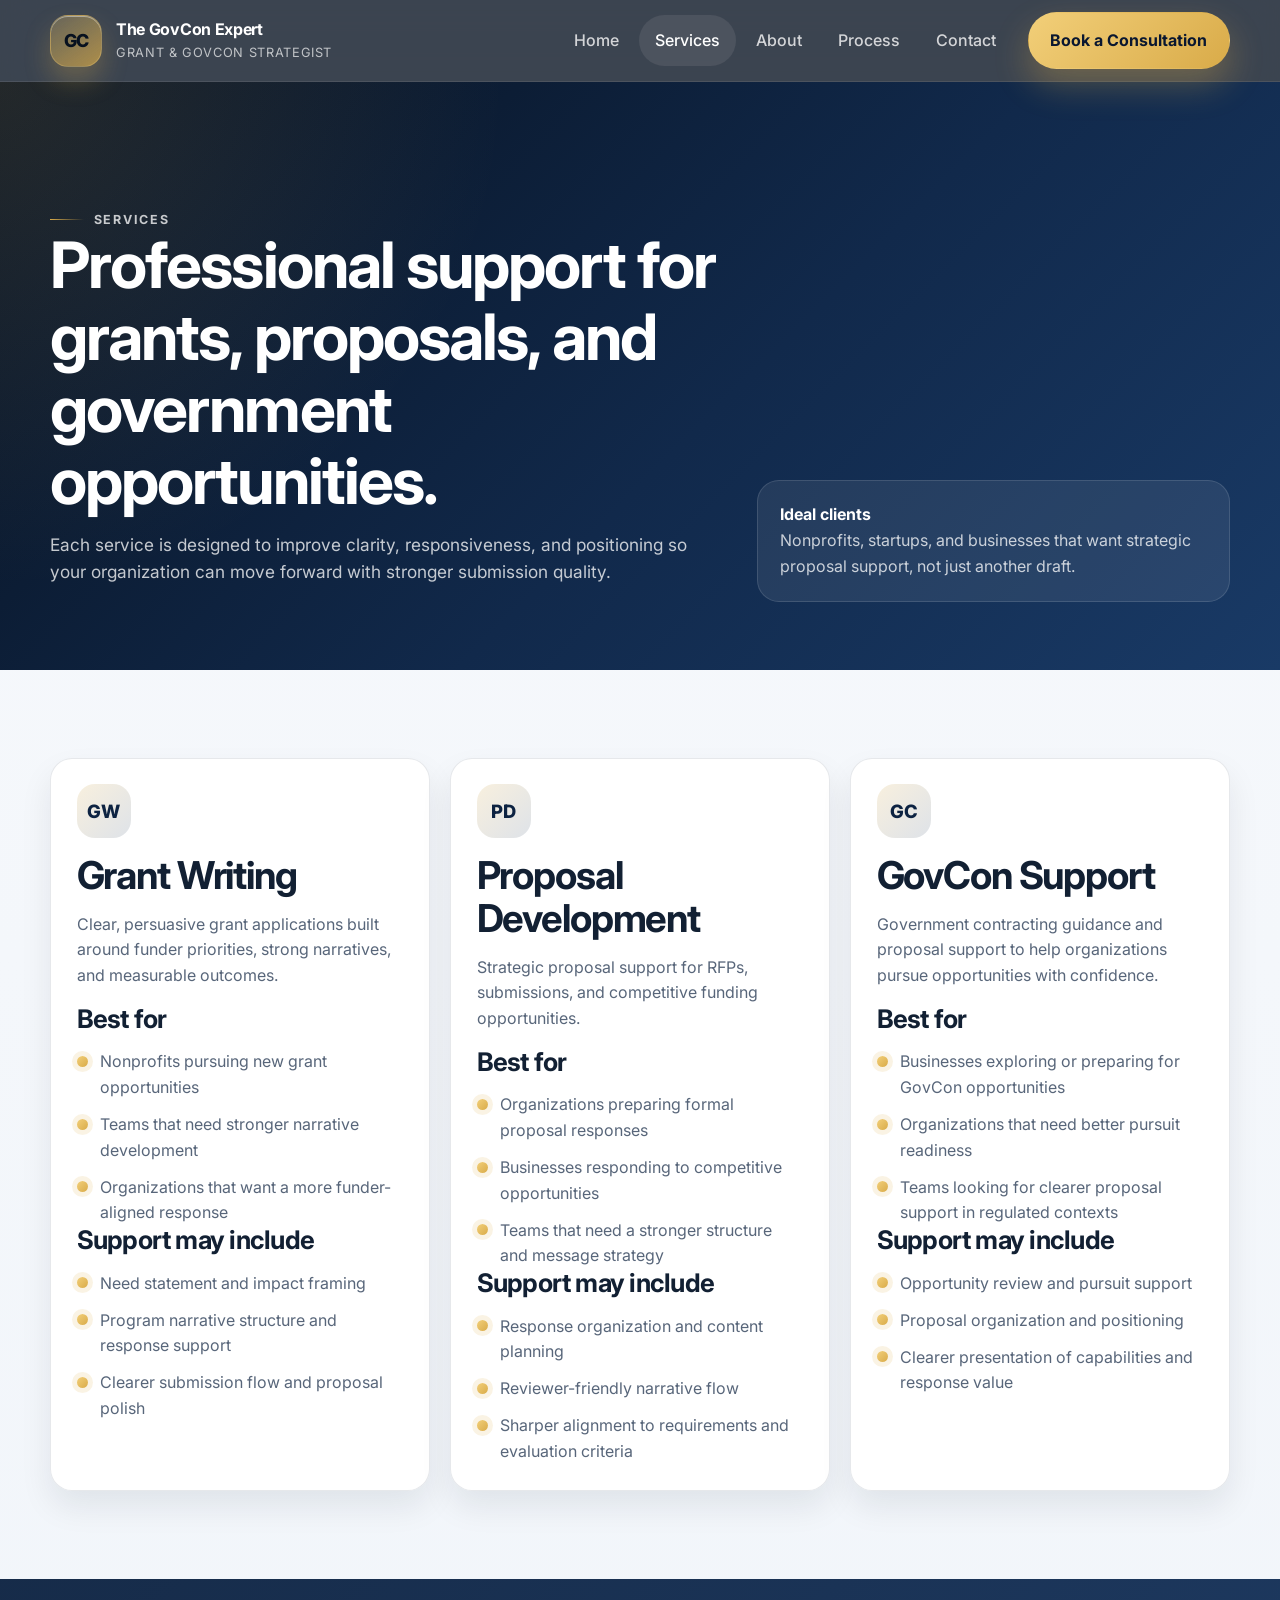
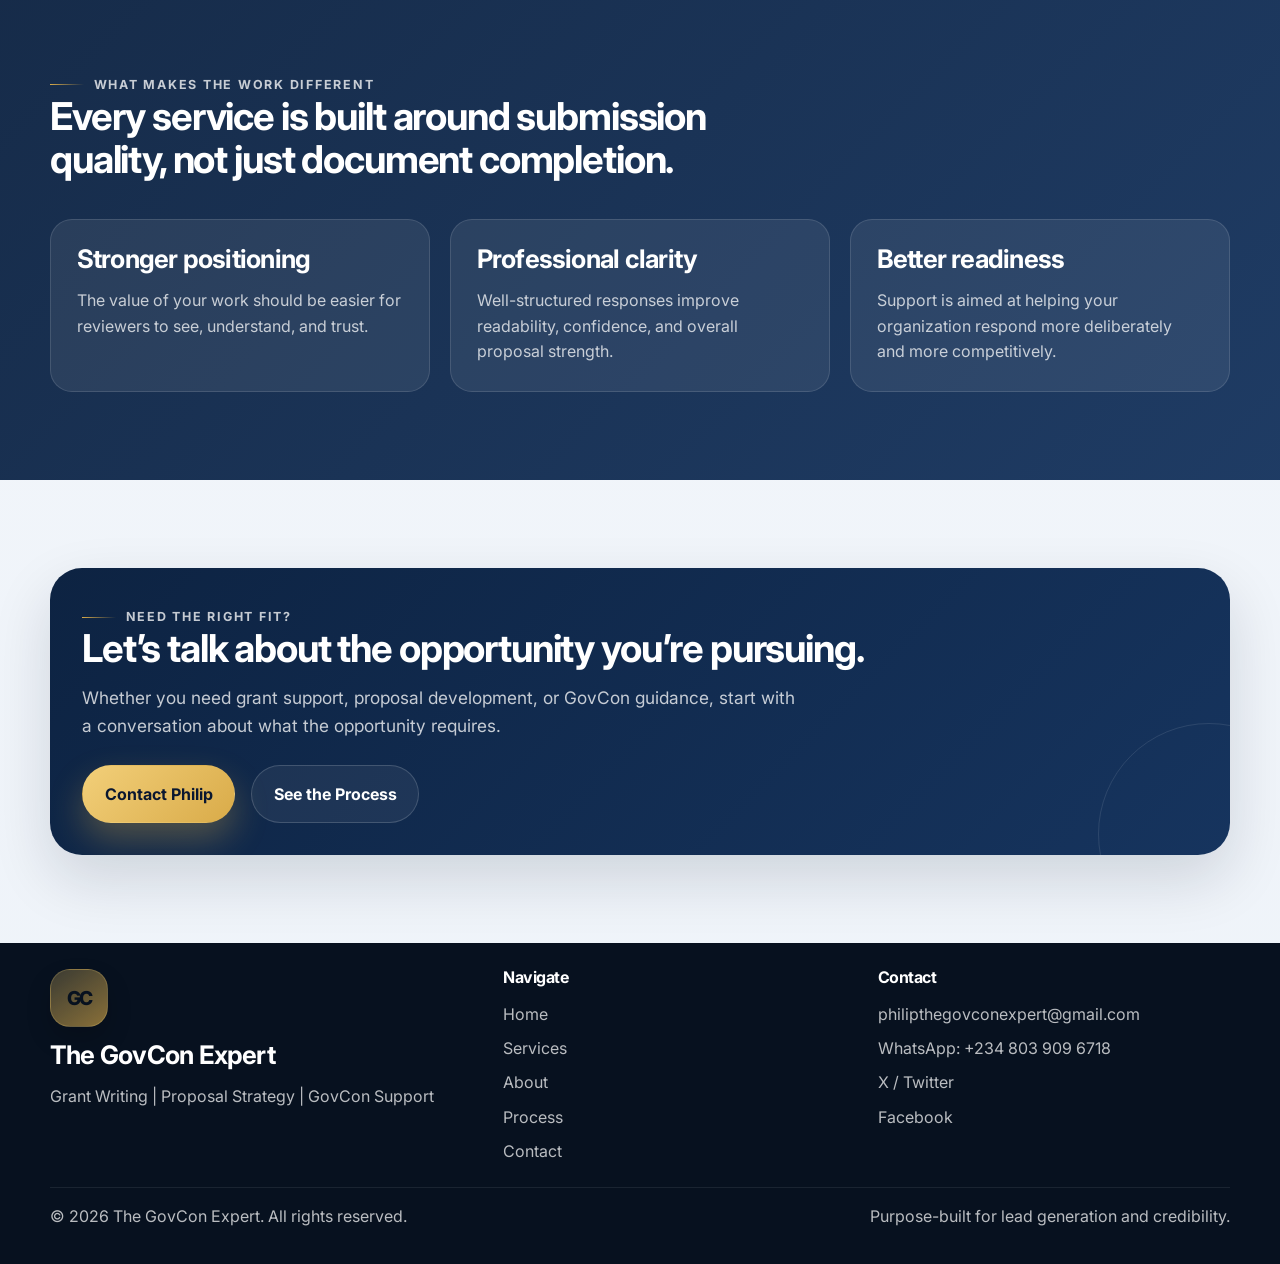
<file: services.html>
<!DOCTYPE html>
<html lang="en">
<head>
  <meta charset="UTF-8" />
  <meta name="viewport" content="width=device-width, initial-scale=1.0" />
  <title>Services | The GovCon Expert</title>
  <meta name="description" content="Explore grant writing, proposal development, and GovCon support from The GovCon Expert." />
  <link rel="preconnect" href="https://fonts.googleapis.com" />
  <link rel="preconnect" href="https://fonts.gstatic.com" crossorigin />
  <link href="https://fonts.googleapis.com/css2?family=Inter:wght@400;500;600;700;800&display=swap" rel="stylesheet" />
  <link rel="stylesheet" href="assets/css/style.css" />
</head>
<body data-page="services">
  <header class="site-header">
    <div class="container">
      <a class="brand" href="index.html" aria-label="The GovCon Expert home">
        <div class="brand-mark">TG</div>
        <div class="brand-copy">
          <strong>The GovCon Expert</strong>
          <span>Grant & GovCon Strategist</span>
        </div>
      </a>
      <div class="nav-wrap">
        <nav class="site-nav" data-site-nav>
          <a href="index.html">Home</a>
          <a class="active" href="services.html">Services</a>
          <a href="about.html">About</a>
          <a href="process.html">Process</a>
          <a href="contact.html">Contact</a>
        </nav>
        <a class="header-cta" href="contact.html">Book a Consultation</a>
        <button class="menu-toggle" type="button" aria-label="Toggle menu" aria-expanded="false" data-menu-toggle><span></span></button>
      </div>
    </div>
  </header>

  <main>
    <section class="page-hero">
      <div class="container page-hero-grid">
        <div class="fade-in">
          <span class="eyebrow kicker">Services</span>
          <h1>Professional support for grants, proposals, and government opportunities.</h1>
          <p class="lead">Each service is designed to improve clarity, responsiveness, and positioning so your organization can move forward with stronger submission quality.</p>
        </div>
        <div class="callout fade-in">
          <strong>Ideal clients</strong>
          <p class="mb-0">Nonprofits, startups, and businesses that want strategic proposal support, not just another draft.</p>
        </div>
      </div>
    </section>

    <section class="section">
      <div class="container grid-3">
        <article class="service-card fade-in">
          <div class="icon-badge">GW</div>
          <h2>Grant Writing</h2>
          <p>Clear, persuasive grant applications built around funder priorities, strong narratives, and measurable outcomes.</p>
          <h3>Best for</h3>
          <ul class="list-clean">
            <li>Nonprofits pursuing new grant opportunities</li>
            <li>Teams that need stronger narrative development</li>
            <li>Organizations that want a more funder-aligned response</li>
          </ul>
          <h3>Support may include</h3>
          <ul class="list-clean">
            <li>Need statement and impact framing</li>
            <li>Program narrative structure and response support</li>
            <li>Clearer submission flow and proposal polish</li>
          </ul>
        </article>

        <article class="service-card fade-in">
          <div class="icon-badge">PD</div>
          <h2>Proposal Development</h2>
          <p>Strategic proposal support for RFPs, submissions, and competitive funding opportunities.</p>
          <h3>Best for</h3>
          <ul class="list-clean">
            <li>Organizations preparing formal proposal responses</li>
            <li>Businesses responding to competitive opportunities</li>
            <li>Teams that need a stronger structure and message strategy</li>
          </ul>
          <h3>Support may include</h3>
          <ul class="list-clean">
            <li>Response organization and content planning</li>
            <li>Reviewer-friendly narrative flow</li>
            <li>Sharper alignment to requirements and evaluation criteria</li>
          </ul>
        </article>

        <article class="service-card fade-in">
          <div class="icon-badge">GC</div>
          <h2>GovCon Support</h2>
          <p>Government contracting guidance and proposal support to help organizations pursue opportunities with confidence.</p>
          <h3>Best for</h3>
          <ul class="list-clean">
            <li>Businesses exploring or preparing for GovCon opportunities</li>
            <li>Organizations that need better pursuit readiness</li>
            <li>Teams looking for clearer proposal support in regulated contexts</li>
          </ul>
          <h3>Support may include</h3>
          <ul class="list-clean">
            <li>Opportunity review and pursuit support</li>
            <li>Proposal organization and positioning</li>
            <li>Clearer presentation of capabilities and response value</li>
          </ul>
        </article>
      </div>
    </section>

    <section class="section banner-section">
      <div class="container">
        <div class="section-header fade-in">
          <span class="eyebrow kicker">What makes the work different</span>
          <h2>Every service is built around submission quality, not just document completion.</h2>
        </div>
        <div class="grid-3">
          <article class="surface-card fade-in">
            <h3>Stronger positioning</h3>
            <p class="mb-0">The value of your work should be easier for reviewers to see, understand, and trust.</p>
          </article>
          <article class="surface-card fade-in">
            <h3>Professional clarity</h3>
            <p class="mb-0">Well-structured responses improve readability, confidence, and overall proposal strength.</p>
          </article>
          <article class="surface-card fade-in">
            <h3>Better readiness</h3>
            <p class="mb-0">Support is aimed at helping your organization respond more deliberately and more competitively.</p>
          </article>
        </div>
      </div>
    </section>

    <section class="section">
      <div class="container">
        <div class="cta-band fade-in">
          <span class="eyebrow kicker">Need the right fit?</span>
          <h2>Let’s talk about the opportunity you’re pursuing.</h2>
          <p class="lead">Whether you need grant support, proposal development, or GovCon guidance, start with a conversation about what the opportunity requires.</p>
          <div class="hero-actions">
            <a class="btn btn-primary" href="contact.html">Contact Philip</a>
            <a class="btn btn-secondary" href="process.html">See the Process</a>
          </div>
        </div>
      </div>
    </section>
  </main>

  <footer class="site-footer">
    <div class="container">
      <div class="footer-grid">
        <div class="footer-brand">
          <div class="brand-mark">TG</div>
          <h3>The GovCon Expert</h3>
          <p>Grant Writing | Proposal Strategy | GovCon Support</p>
        </div>
        <div>
          <h4>Navigate</h4>
          <div class="footer-links">
            <a href="index.html">Home</a>
            <a href="services.html">Services</a>
            <a href="about.html">About</a>
            <a href="process.html">Process</a>
            <a href="contact.html">Contact</a>
          </div>
        </div>
        <div>
          <h4>Contact</h4>
          <div class="footer-contacts">
            <a href="mailto:philipthegovconexpert@gmail.com">philipthegovconexpert@gmail.com</a>
            <a href="https://wa.me/2348039096718" target="_blank" rel="noreferrer">WhatsApp: +234 803 909 6718</a>
            <a href="https://x.com/thegovcon46049" target="_blank" rel="noreferrer">X / Twitter</a>
            <a href="https://web.facebook.com/profile.php?id=61583124827613" target="_blank" rel="noreferrer">Facebook</a>
          </div>
        </div>
      </div>
      <div class="footer-bottom">
        <span class="footer-meta">© <span data-current-year></span> The GovCon Expert. All rights reserved.</span>
        <span class="footer-meta">Purpose-built for lead generation and credibility.</span>
      </div>
    </div>
  </footer>

  <script src="assets/js/script.js"></script>
</body>
</html>
</file>
<file: assets/css/style.css>
:root {
  --bg: #07111f;
  --bg-soft: #0d1a2b;
  --surface: #ffffff;
  --surface-soft: #f4f7fb;
  --surface-tint: #eef3fb;
  --text: #122033;
  --text-soft: #58667a;
  --line: rgba(15, 33, 58, 0.1);
  --line-strong: rgba(15, 33, 58, 0.18);
  --navy: #0d2342;
  --navy-2: #16345e;
  --gold: #d9ab49;
  --gold-2: #f2cf79;
  --success: #1f8f64;
  --danger: #9f3340;
  --shadow: 0 24px 60px rgba(10, 22, 41, 0.14);
  --shadow-soft: 0 16px 32px rgba(10, 22, 41, 0.08);
  --radius: 22px;
  --radius-sm: 14px;
  --container: min(1180px, calc(100% - 2rem));
  --header-height: 82px;
  --transition: 220ms ease;
}

* {
  box-sizing: border-box;
}

html {
  scroll-behavior: smooth;
}

body {
  margin: 0;
  font-family: "Inter", "Segoe UI", sans-serif;
  color: var(--text);
  background: linear-gradient(180deg, #f7f9fc 0%, #eef3f9 100%);
  line-height: 1.6;
}

body.menu-open {
  overflow: hidden;
}

a {
  color: inherit;
  text-decoration: none;
}

img {
  max-width: 100%;
  display: block;
}

button,
input,
textarea,
select {
  font: inherit;
}

.container {
  width: var(--container);
  margin: 0 auto;
}

.section {
  padding: 88px 0;
}

.section-tight {
  padding: 68px 0;
}

.section-header {
  max-width: 700px;
  margin-bottom: 38px;
}

.eyebrow {
  display: inline-flex;
  align-items: center;
  gap: 0.6rem;
  text-transform: uppercase;
  letter-spacing: 0.14em;
  font-size: 0.78rem;
  font-weight: 700;
  color: var(--navy-2);
}

.eyebrow::before {
  content: "";
  width: 34px;
  height: 1px;
  background: linear-gradient(90deg, var(--gold), transparent);
}

h1,
h2,
h3,
h4 {
  margin: 0 0 0.9rem;
  line-height: 1.12;
  letter-spacing: -0.03em;
}

h1 {
  font-size: clamp(2.8rem, 5vw, 4.9rem);
}

h2 {
  font-size: clamp(2rem, 3vw, 3.2rem);
}

h3 {
  font-size: clamp(1.2rem, 2vw, 1.6rem);
}

p {
  margin: 0 0 1rem;
  color: var(--text-soft);
}

.lead {
  font-size: 1.08rem;
  max-width: 720px;
}

.kicker {
  color: rgba(255, 255, 255, 0.76);
}

.site-header {
  position: sticky;
  top: 0;
  z-index: 30;
  height: var(--header-height);
  backdrop-filter: blur(18px);
  background: rgba(7, 17, 31, 0.78);
  border-bottom: 1px solid rgba(255, 255, 255, 0.08);
}

.site-header .container {
  display: flex;
  align-items: center;
  justify-content: space-between;
  gap: 1.2rem;
  height: 100%;
}

.brand {
  display: flex;
  align-items: center;
  gap: 0.9rem;
}

.brand-mark {
  width: 46px;
  height: 46px;
  border-radius: 16px;
  display: grid;
  place-items: center;
  background: linear-gradient(135deg, rgba(242, 207, 121, 0.18), rgba(217, 171, 73, 0.48));
  border: 1px solid rgba(242, 207, 121, 0.3);
  color: white;
  font-weight: 800;
  letter-spacing: -0.04em;
}

.brand-copy strong,
.brand-copy span {
  display: block;
}

.brand-copy strong {
  color: white;
  font-size: 0.98rem;
}

.brand-copy span {
  color: rgba(255, 255, 255, 0.68);
  font-size: 0.83rem;
}

.nav-wrap {
  display: flex;
  align-items: center;
  gap: 1rem;
}

.site-nav {
  display: flex;
  align-items: center;
  gap: 0.25rem;
}

.site-nav a {
  color: rgba(255, 255, 255, 0.78);
  padding: 0.78rem 1rem;
  border-radius: 999px;
  transition: var(--transition);
  font-weight: 500;
}

.site-nav a:hover,
.site-nav a.active {
  color: white;
  background: rgba(255, 255, 255, 0.08);
}

.header-cta,
.btn {
  display: inline-flex;
  align-items: center;
  justify-content: center;
  gap: 0.7rem;
  border-radius: 999px;
  padding: 0.95rem 1.35rem;
  font-weight: 700;
  border: 1px solid transparent;
  transition: transform var(--transition), background var(--transition), border-color var(--transition), color var(--transition), box-shadow var(--transition);
  cursor: pointer;
}

.btn:hover,
.header-cta:hover {
  transform: translateY(-2px);
}

.btn-primary,
.header-cta {
  background: linear-gradient(135deg, var(--gold-2), var(--gold));
  color: #0a1730;
  box-shadow: 0 16px 34px rgba(217, 171, 73, 0.32);
}

.btn-secondary {
  background: rgba(255, 255, 255, 0.06);
  color: white;
  border-color: rgba(255, 255, 255, 0.16);
}

.btn-light {
  background: white;
  color: var(--navy);
  box-shadow: var(--shadow-soft);
}

.btn-outline {
  border-color: var(--line-strong);
  color: var(--navy);
  background: transparent;
}

.menu-toggle {
  width: 52px;
  height: 52px;
  border-radius: 16px;
  border: 1px solid rgba(255, 255, 255, 0.12);
  background: rgba(255, 255, 255, 0.06);
  color: white;
  display: none;
  align-items: center;
  justify-content: center;
  padding: 0;
}

.menu-toggle span,
.menu-toggle::before,
.menu-toggle::after {
  content: "";
  display: block;
  width: 20px;
  height: 2px;
  background: currentColor;
  border-radius: 999px;
  transition: var(--transition);
}

.menu-toggle {
  position: relative;
}

.menu-toggle span {
  position: absolute;
}

.menu-toggle::before {
  position: absolute;
  transform: translateY(-6px);
}

.menu-toggle::after {
  position: absolute;
  transform: translateY(6px);
}

.menu-open .menu-toggle span {
  opacity: 0;
}

.menu-open .menu-toggle::before {
  transform: rotate(45deg);
}

.menu-open .menu-toggle::after {
  transform: rotate(-45deg);
}

.hero {
  position: relative;
  overflow: hidden;
  background:
    radial-gradient(circle at top left, rgba(242, 207, 121, 0.16), transparent 34%),
    radial-gradient(circle at 88% 16%, rgba(77, 131, 215, 0.22), transparent 24%),
    linear-gradient(135deg, #07111f 0%, #0d2342 56%, #16345e 100%);
  color: white;
  padding: calc(var(--header-height) + 48px) 0 88px;
}

.hero::before,
.hero::after {
  content: "";
  position: absolute;
  border-radius: 50%;
  pointer-events: none;
}

.hero::before {
  width: 540px;
  height: 540px;
  border: 1px solid rgba(255, 255, 255, 0.08);
  right: -120px;
  top: -180px;
}

.hero::after {
  width: 720px;
  height: 720px;
  border: 1px solid rgba(255, 255, 255, 0.05);
  right: -280px;
  top: -210px;
}

.hero-grid {
  display: grid;
  grid-template-columns: minmax(0, 1.1fr) minmax(340px, 0.75fr);
  gap: 2.5rem;
  align-items: center;
}

.hero-copy {
  position: relative;
  z-index: 2;
}

.hero-copy p {
  color: rgba(255, 255, 255, 0.78);
}

.hero-actions {
  display: flex;
  flex-wrap: wrap;
  gap: 1rem;
  margin-top: 1.6rem;
}

.hero-panel {
  position: relative;
  z-index: 2;
  background: linear-gradient(180deg, rgba(255, 255, 255, 0.1), rgba(255, 255, 255, 0.06));
  border: 1px solid rgba(255, 255, 255, 0.12);
  border-radius: 28px;
  padding: 1.5rem;
  box-shadow: var(--shadow);
}

.hero-panel-grid {
  display: grid;
  gap: 1rem;
}

.panel-card {
  background: rgba(7, 17, 31, 0.4);
  border: 1px solid rgba(255, 255, 255, 0.08);
  border-radius: 22px;
  padding: 1.25rem;
}

.panel-card span {
  display: inline-flex;
  align-items: center;
  gap: 0.55rem;
  font-size: 0.82rem;
  color: rgba(255, 255, 255, 0.74);
  text-transform: uppercase;
  letter-spacing: 0.14em;
}

.panel-card strong {
  display: block;
  margin-top: 0.65rem;
  font-size: 1.08rem;
}

.hero-trust {
  display: grid;
  grid-template-columns: repeat(3, minmax(0, 1fr));
  gap: 1rem;
  margin-top: 1.5rem;
}

.trust-item,
.info-pill {
  border-radius: 18px;
  padding: 1rem 1.1rem;
  background: rgba(255, 255, 255, 0.08);
  border: 1px solid rgba(255, 255, 255, 0.08);
}

.trust-item strong,
.info-pill strong {
  display: block;
  font-size: 0.98rem;
  margin-bottom: 0.25rem;
}

.trust-item span,
.info-pill span {
  color: rgba(255, 255, 255, 0.72);
  font-size: 0.92rem;
}

.surface-card,
.value-card,
.service-card,
.contact-card,
.process-card,
.principle-card,
.metric-card,
.faq-card,
.story-card {
  background: rgba(255, 255, 255, 0.98);
  border: 1px solid var(--line);
  border-radius: var(--radius);
  padding: 1.6rem;
  box-shadow: var(--shadow-soft);
}

.surface-card.soft,
.story-card,
.faq-card {
  background: linear-gradient(180deg, #fff, #f7fafd);
}

.grid-2,
.grid-3,
.grid-4,
.contact-grid,
.story-grid,
.process-grid {
  display: grid;
  gap: 1.25rem;
}

.grid-2 {
  grid-template-columns: repeat(2, minmax(0, 1fr));
}

.grid-3,
.contact-grid,
.process-grid {
  grid-template-columns: repeat(3, minmax(0, 1fr));
}

.grid-4 {
  grid-template-columns: repeat(4, minmax(0, 1fr));
}

.story-grid {
  grid-template-columns: 1.1fr 0.9fr;
  align-items: center;
}

.icon-badge {
  width: 54px;
  height: 54px;
  border-radius: 18px;
  display: grid;
  place-items: center;
  background: linear-gradient(135deg, rgba(217, 171, 73, 0.18), rgba(22, 52, 94, 0.14));
  color: var(--navy);
  font-weight: 800;
  font-size: 1.15rem;
  margin-bottom: 1rem;
}

.service-card h3,
.value-card h3,
.principle-card h3,
.contact-card h3,
.process-card h3 {
  margin-bottom: 0.6rem;
}

.list-clean {
  list-style: none;
  padding: 0;
  margin: 1rem 0 0;
  display: grid;
  gap: 0.72rem;
}

.list-clean li {
  display: flex;
  gap: 0.75rem;
  align-items: flex-start;
  color: var(--text-soft);
}

.list-clean li::before {
  content: "";
  width: 11px;
  height: 11px;
  margin-top: 0.42rem;
  border-radius: 50%;
  background: linear-gradient(135deg, var(--gold-2), var(--gold));
  box-shadow: 0 0 0 5px rgba(217, 171, 73, 0.15);
  flex: none;
}

.banner-section {
  background: linear-gradient(135deg, rgba(13, 35, 66, 0.96), rgba(22, 52, 94, 0.96));
  color: white;
  position: relative;
  overflow: hidden;
}

.banner-section p,
.banner-section .section-header p,
.banner-section .surface-card p {
  color: rgba(255, 255, 255, 0.74);
}

.banner-section .surface-card {
  background: rgba(255, 255, 255, 0.08);
  border-color: rgba(255, 255, 255, 0.12);
  box-shadow: none;
}

.split-band {
  display: grid;
  grid-template-columns: 1fr auto;
  gap: 1.25rem;
  align-items: center;
}

.timeline {
  display: grid;
  gap: 1rem;
}

.timeline-step {
  display: grid;
  grid-template-columns: auto 1fr;
  gap: 1rem;
  align-items: start;
  padding: 1rem 0;
  border-bottom: 1px solid var(--line);
}

.timeline-step:last-child {
  border-bottom: 0;
}

.step-number {
  width: 52px;
  height: 52px;
  border-radius: 16px;
  display: grid;
  place-items: center;
  background: linear-gradient(135deg, var(--gold-2), var(--gold));
  color: #0a1730;
  font-weight: 800;
  box-shadow: 0 12px 24px rgba(217, 171, 73, 0.24);
}

.metric-card strong {
  display: block;
  font-size: 1.1rem;
  margin-bottom: 0.35rem;
}

.page-hero {
  padding: calc(var(--header-height) + 38px) 0 68px;
  background:
    radial-gradient(circle at top left, rgba(242, 207, 121, 0.12), transparent 36%),
    linear-gradient(135deg, #07111f 0%, #11294b 56%, #193a66 100%);
  color: white;
}

.page-hero p {
  color: rgba(255, 255, 255, 0.76);
}

.page-hero-grid {
  display: grid;
  grid-template-columns: minmax(0, 1fr) minmax(280px, 0.7fr);
  gap: 2rem;
  align-items: end;
}

.callout {
  padding: 1.35rem;
  border-radius: 22px;
  background: rgba(255, 255, 255, 0.08);
  border: 1px solid rgba(255, 255, 255, 0.12);
}

.contact-layout {
  display: grid;
  grid-template-columns: minmax(0, 0.95fr) minmax(320px, 0.85fr);
  gap: 1.5rem;
}

.contact-list {
  display: grid;
  gap: 1rem;
}

.contact-card a.link-arrow,
.inline-link {
  color: var(--navy);
  font-weight: 700;
}

.form-card {
  background: white;
  border: 1px solid var(--line);
  border-radius: 28px;
  padding: 1.7rem;
  box-shadow: var(--shadow);
}

.form-row {
  display: grid;
  grid-template-columns: repeat(2, minmax(0, 1fr));
  gap: 1rem;
}

label {
  display: block;
  margin-bottom: 0.45rem;
  font-size: 0.92rem;
  font-weight: 700;
  color: var(--navy);
}

.input-wrap {
  margin-bottom: 1rem;
}

input,
textarea {
  width: 100%;
  border-radius: 16px;
  border: 1px solid rgba(16, 33, 58, 0.14);
  background: #fbfcfe;
  padding: 0.95rem 1rem;
  color: var(--text);
  transition: border-color var(--transition), box-shadow var(--transition), transform var(--transition);
}

input:focus,
textarea:focus {
  outline: none;
  border-color: rgba(217, 171, 73, 0.72);
  box-shadow: 0 0 0 4px rgba(217, 171, 73, 0.16);
}

textarea {
  min-height: 160px;
  resize: vertical;
}

.form-note,
.form-status {
  font-size: 0.92rem;
}

.form-status.success {
  color: var(--success);
}

.form-status.error {
  color: var(--danger);
}

.cta-band {
  border-radius: 32px;
  background: linear-gradient(135deg, #0d2342, #16345e);
  color: white;
  padding: 2rem;
  position: relative;
  overflow: hidden;
  box-shadow: var(--shadow);
}

.cta-band::after {
  content: "";
  position: absolute;
  inset: auto -90px -90px auto;
  width: 220px;
  height: 220px;
  border-radius: 50%;
  border: 1px solid rgba(255, 255, 255, 0.1);
}

.cta-band p {
  color: rgba(255, 255, 255, 0.76);
}

.site-footer {
  background: #07111f;
  color: white;
  padding: 26px 0 34px;
}

.footer-grid {
  display: grid;
  grid-template-columns: 1.1fr 0.9fr 0.9fr;
  gap: 1.4rem;
  align-items: start;
}

.footer-brand p,
.footer-links a,
.footer-contacts a,
.footer-meta {
  color: rgba(255, 255, 255, 0.72);
}

.footer-links,
.footer-contacts {
  display: grid;
  gap: 0.55rem;
}

.footer-links a:hover,
.footer-contacts a:hover {
  color: white;
}

.footer-bottom {
  margin-top: 1.4rem;
  padding-top: 1rem;
  border-top: 1px solid rgba(255, 255, 255, 0.08);
  display: flex;
  flex-wrap: wrap;
  gap: 0.8rem;
  justify-content: space-between;
}

.fade-in {
  opacity: 0;
  transform: translateY(20px);
  transition: opacity 600ms ease, transform 600ms ease;
}

.fade-in.visible {
  opacity: 1;
  transform: none;
}

.center {
  text-align: center;
}

.mt-0 {
  margin-top: 0;
}

.mb-0 {
  margin-bottom: 0;
}

@media (max-width: 1080px) {
  .hero-grid,
  .page-hero-grid,
  .story-grid,
  .contact-layout,
  .footer-grid {
    grid-template-columns: 1fr;
  }

  .grid-4 {
    grid-template-columns: repeat(2, minmax(0, 1fr));
  }

  .grid-3,
  .contact-grid,
  .process-grid {
    grid-template-columns: repeat(2, minmax(0, 1fr));
  }
}

@media (max-width: 840px) {
  :root {
    --header-height: 74px;
  }

  .menu-toggle {
    display: inline-flex;
  }

  .header-cta {
    display: none;
  }

  .site-nav {
    position: fixed;
    top: var(--header-height);
    left: 1rem;
    right: 1rem;
    flex-direction: column;
    align-items: stretch;
    gap: 0.25rem;
    padding: 1rem;
    border-radius: 24px;
    background: rgba(7, 17, 31, 0.98);
    border: 1px solid rgba(255, 255, 255, 0.08);
    box-shadow: var(--shadow);
    opacity: 0;
    pointer-events: none;
    transform: translateY(-10px);
    transition: var(--transition);
  }

  .menu-open .site-nav {
    opacity: 1;
    pointer-events: auto;
    transform: translateY(0);
  }

  .site-nav a {
    padding: 0.9rem 1rem;
  }

  .hero-trust,
  .grid-2,
  .grid-3,
  .grid-4,
  .contact-grid,
  .process-grid,
  .form-row,
  .split-band {
    grid-template-columns: 1fr;
  }

  .section,
  .hero,
  .page-hero {
    padding-left: 0;
    padding-right: 0;
  }
}

@media (max-width: 560px) {
  h1 {
    font-size: 2.4rem;
  }

  h2 {
    font-size: 1.9rem;
  }

  .surface-card,
  .value-card,
  .service-card,
  .contact-card,
  .process-card,
  .principle-card,
  .metric-card,
  .story-card,
  .form-card,
  .cta-band,
  .hero-panel {
    padding: 1.25rem;
    border-radius: 20px;
  }

  .hero-actions,
  .split-band {
    align-items: stretch;
  }

  .btn,
  .btn-primary,
  .btn-secondary,
  .btn-light,
  .btn-outline,
  .header-cta {
    width: 100%;
  }
}
</file>
